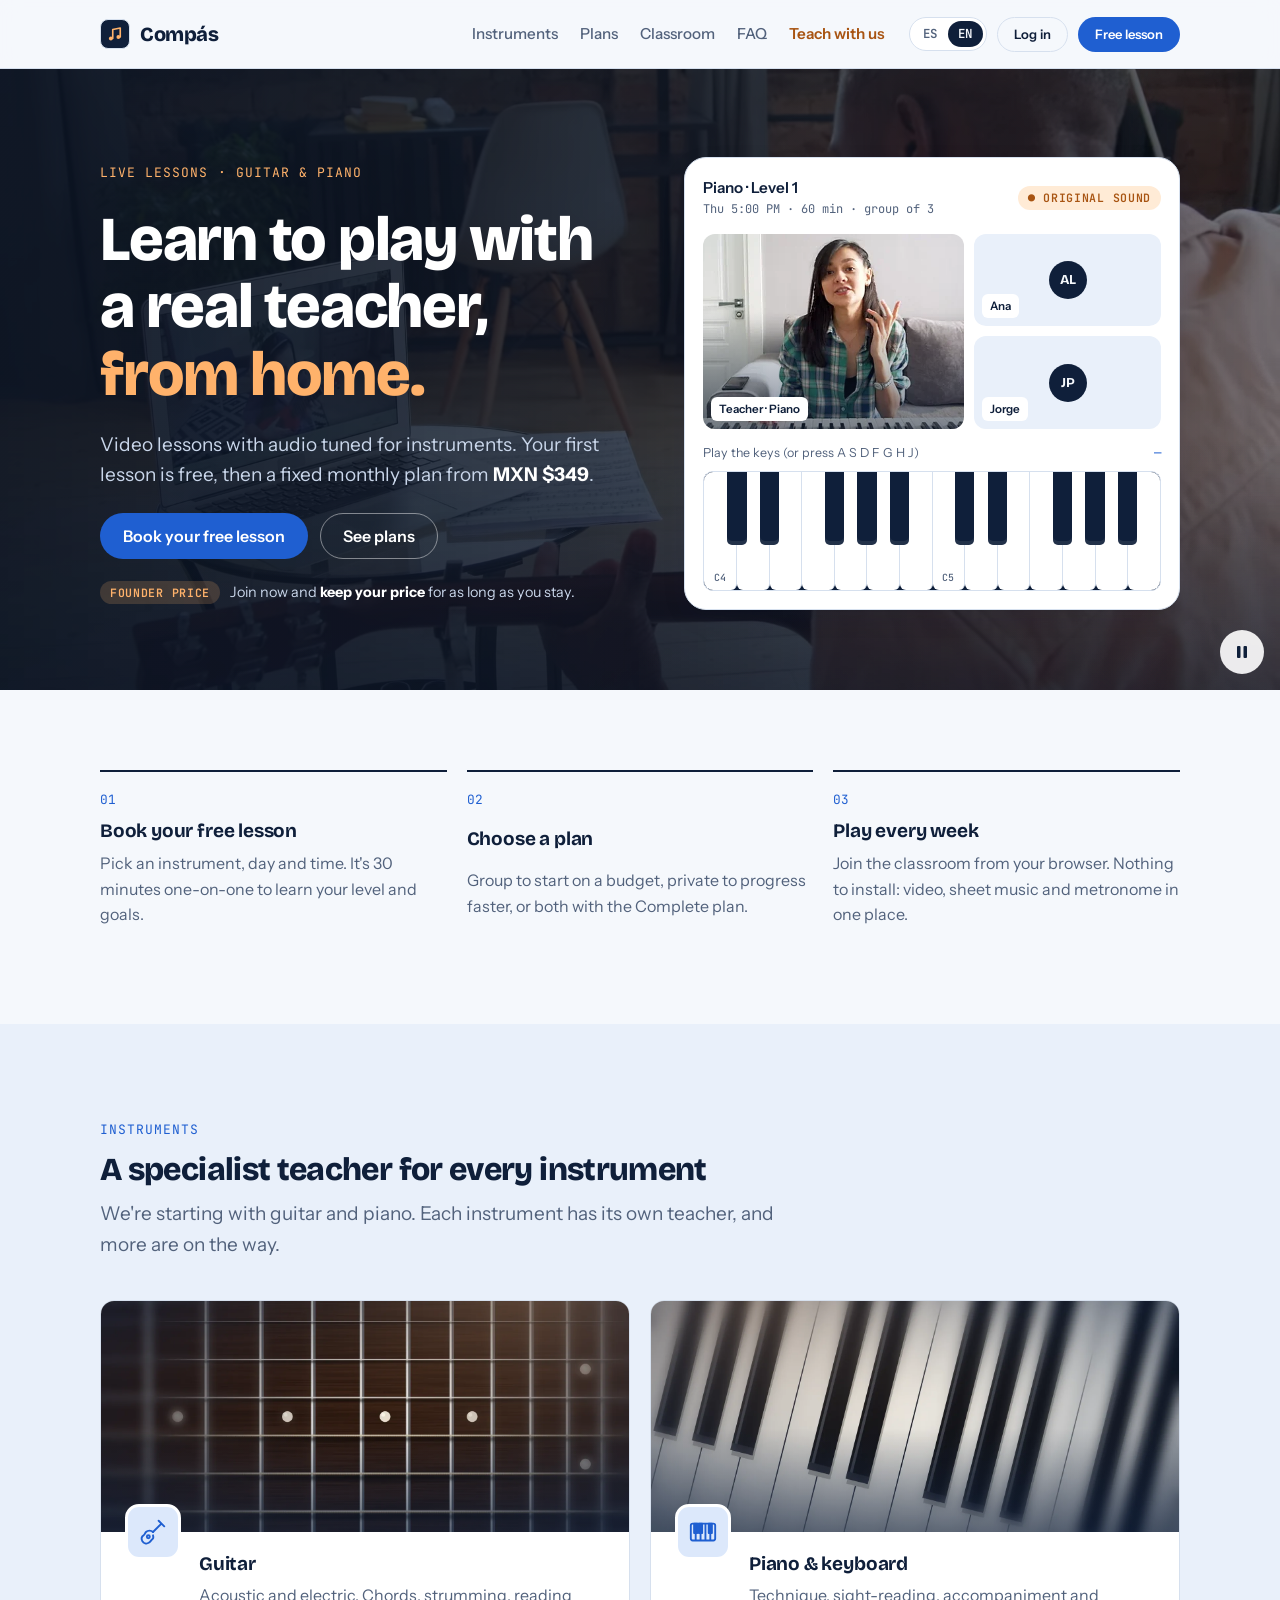
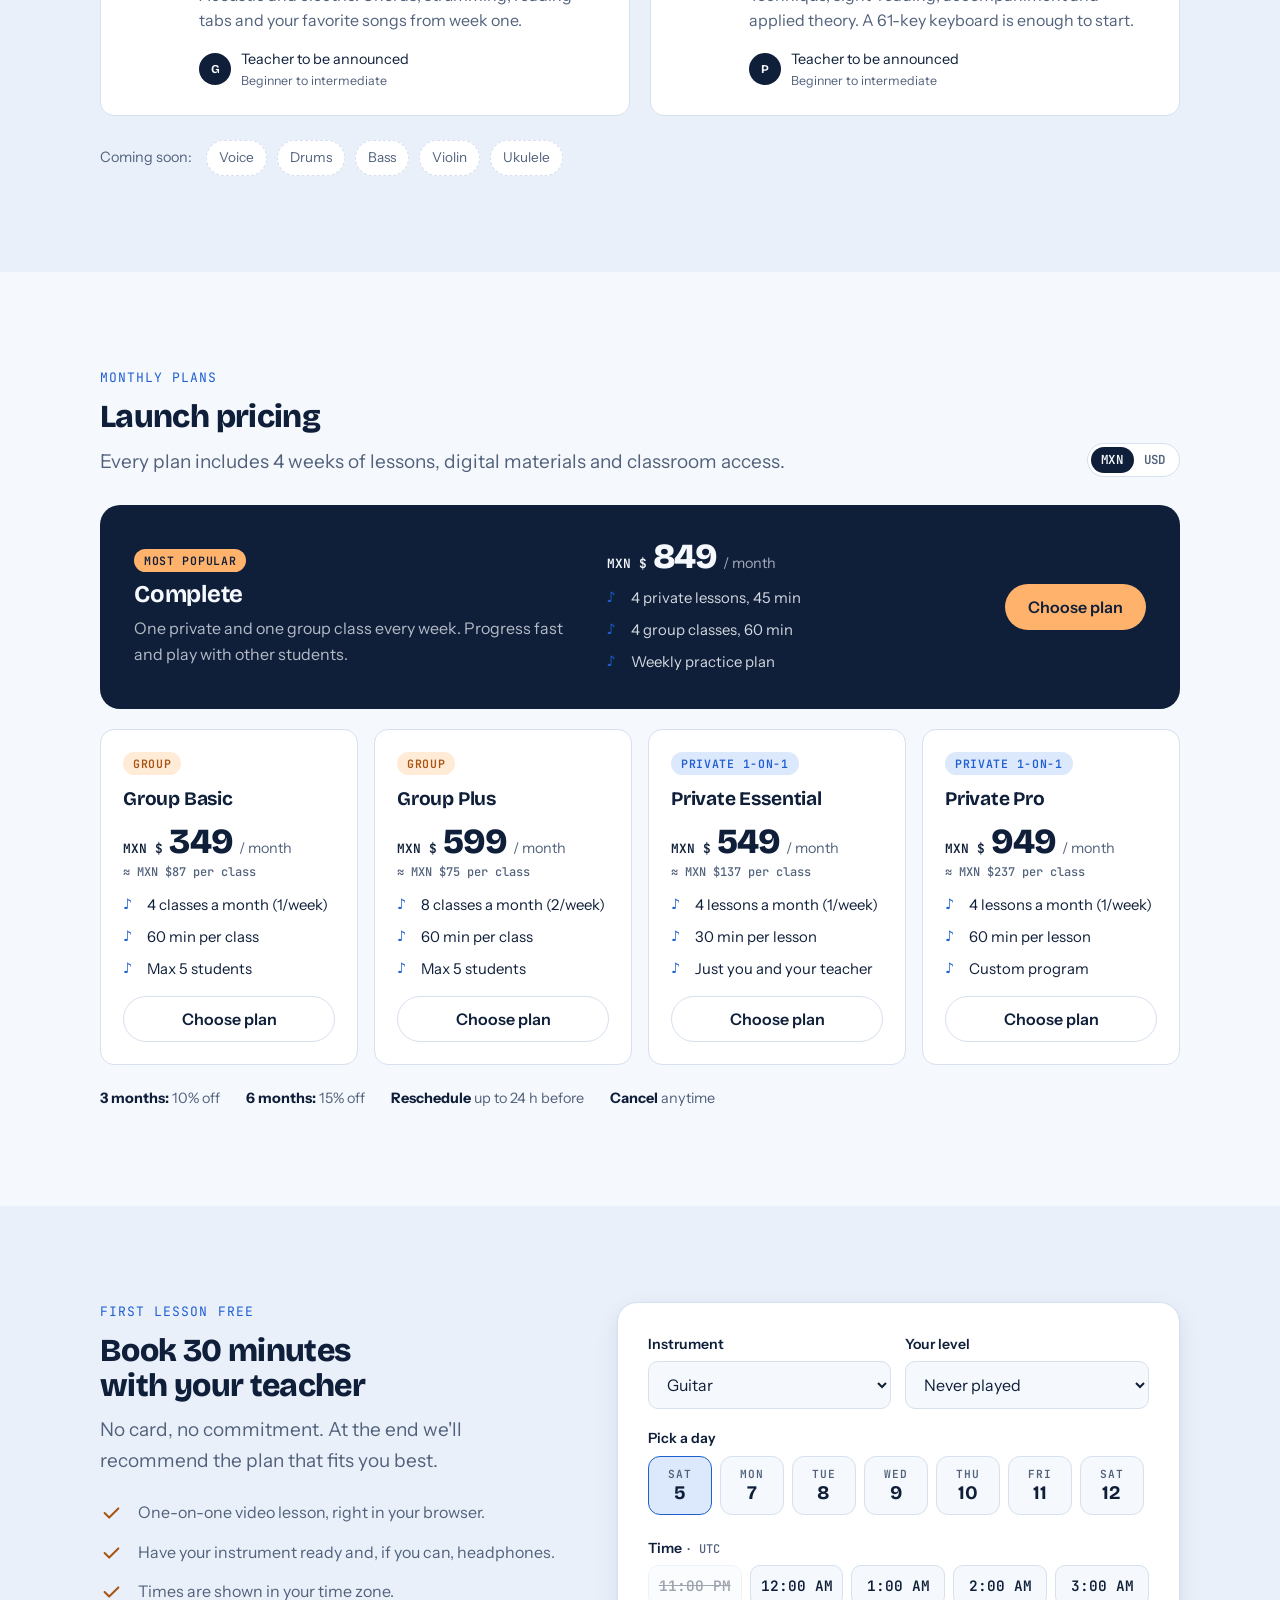
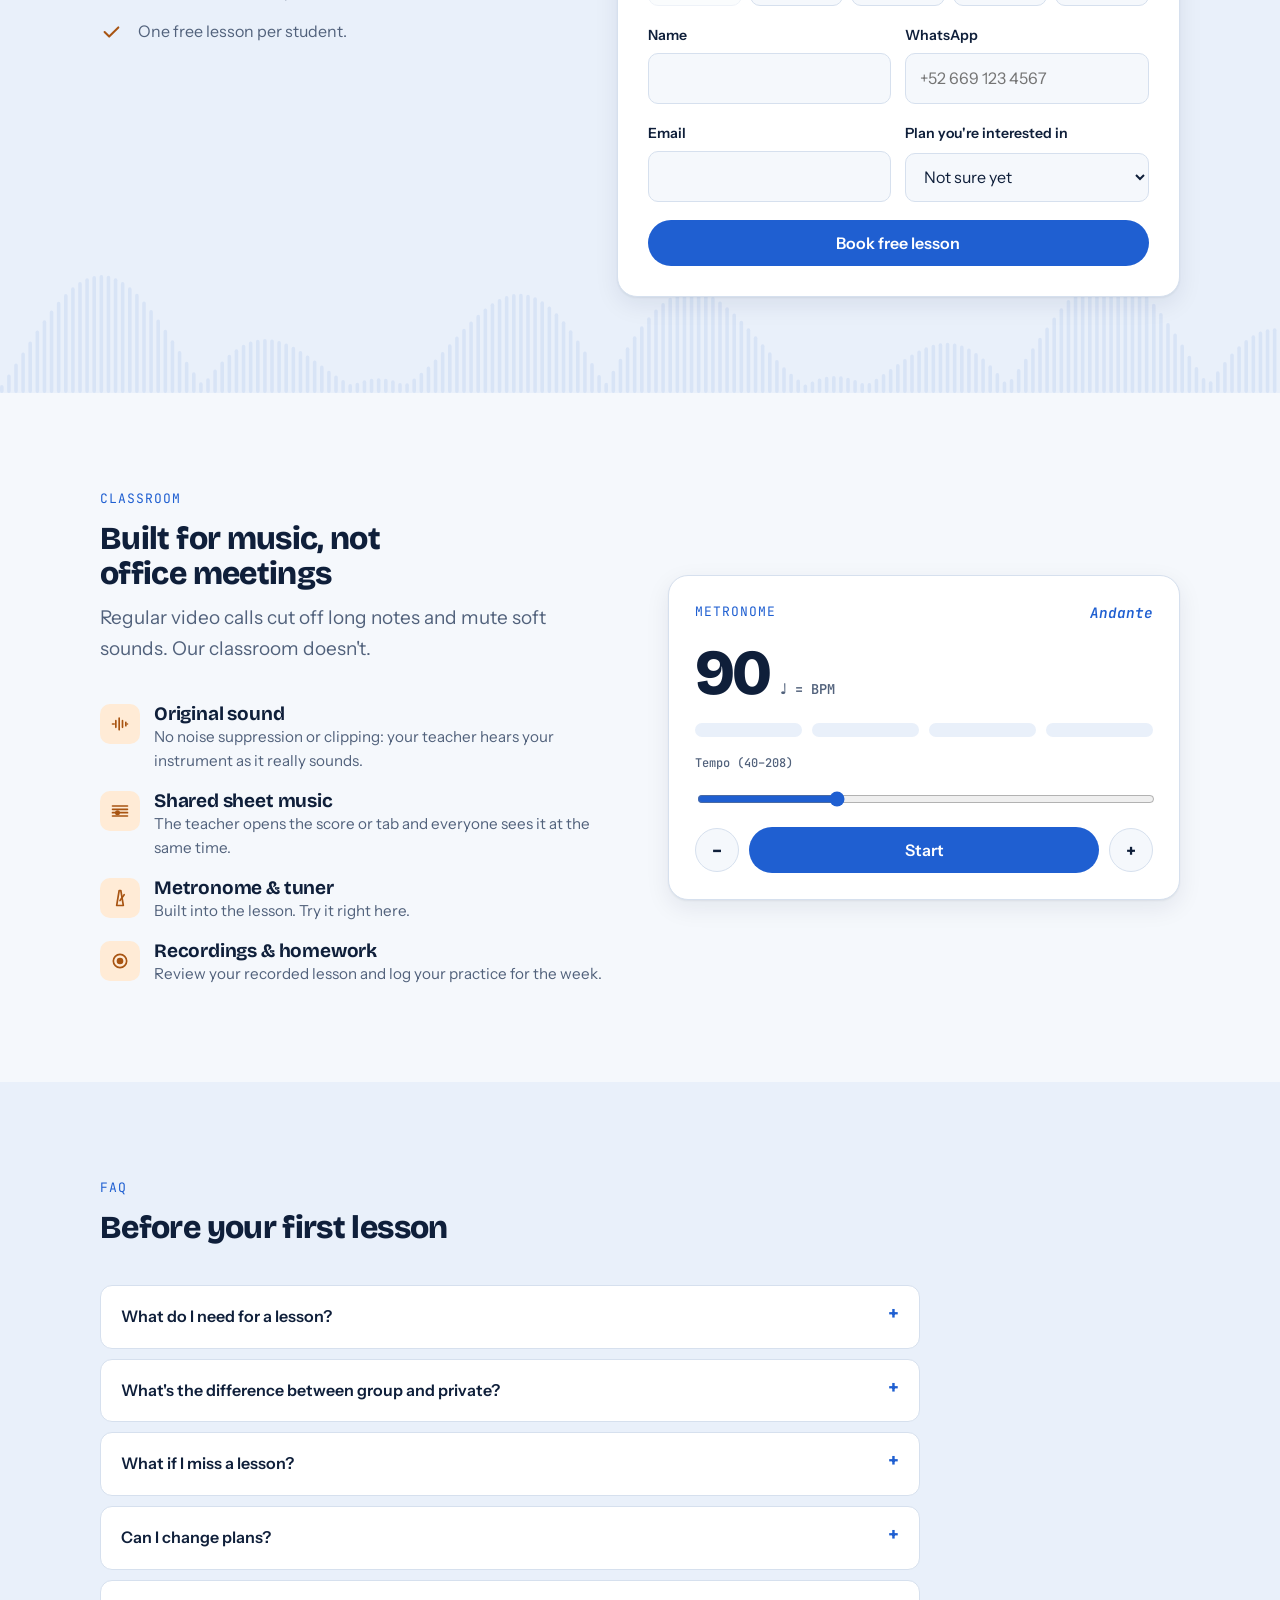
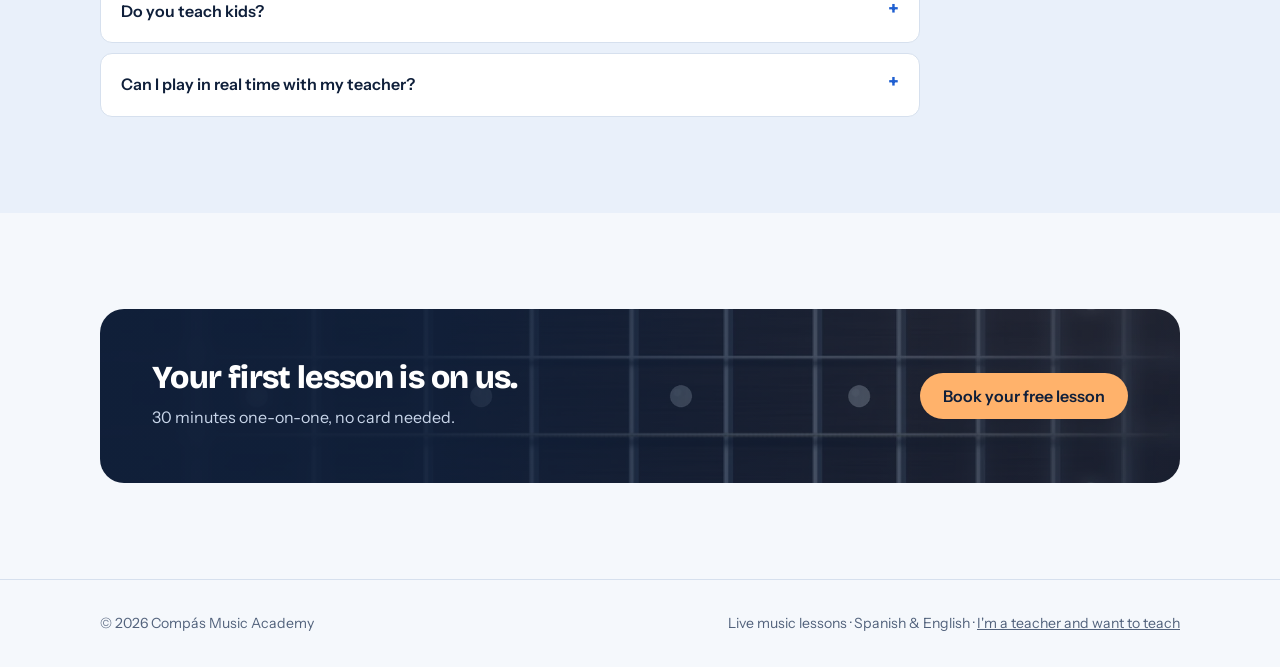
<file: index.html>
<!doctype html>
<html lang="es">
<head>
<meta charset="utf-8">
<meta name="viewport" content="width=device-width, initial-scale=1, viewport-fit=cover">
<title>Compás Music Academy</title>
<meta name="description" content="Clases de guitarra y piano en vivo por videollamada. Tu primera clase es gratis. Live online guitar and piano lessons — first lesson free.">
<link rel="preconnect" href="https://fonts.googleapis.com">
<link rel="preconnect" href="https://fonts.gstatic.com" crossorigin>
<link rel="stylesheet" href="https://fonts.googleapis.com/css2?family=Bricolage+Grotesque:opsz,wght@12..96,500;12..96,700;12..96,800&family=Instrument+Sans:wght@400;500;600&family=JetBrains+Mono:wght@500&display=swap">
<style>
/* Layout: bright studio — navy ink on cool white, blue for action, light orange for highlights; hero = playable keyboard, plans = one featured band + 4-up grid */
:root {
  --bg: #F5F8FC;
  --surface: #FFFFFF;
  --surface-2: #E9F0FA;
  --ink: #0F1F3A;
  --ink-soft: #52627C;
  --line: #D6E0EE;
  --accent: #1F5FD1;
  --accent-ink: #FFFFFF;
  --accent-soft: #DCE8FB;
  --teal: #A85412;
  --teal-soft: #FFEBD6;
  --orange: #FFB26B;
  --orange-ink: #0F1F3A;
  --key-white: #FFFFFF;
  --key-black: #0F1F3A;
  --key-pressed: #FFB26B;
  --shadow: 0 1px 2px rgba(15,31,58,.06), 0 8px 24px rgba(15,31,58,.08);

  --f-display: "Bricolage Grotesque", "Avenir Next", "Segoe UI", system-ui, sans-serif;
  --f-body: "Instrument Sans", "Helvetica Neue", "Segoe UI", system-ui, sans-serif;
  --f-mono: "JetBrains Mono", ui-monospace, "SFMono-Regular", Menlo, monospace;

  --step--1: .8125rem;
  --step-0: 1rem;
  --step-1: 1.1875rem;
  --step-2: 1.5rem;
  --step-3: 2rem;
  --step-4: clamp(2.4rem, 5.2vw, 3.9rem);
  --radius: 14px;
}
@media (prefers-color-scheme: dark) {
  :root:not([data-theme="light"]) {
    --bg: #0B1424; --surface: #121E33; --surface-2: #19283F; --ink: #EAF1FB; --ink-soft: #9FB2CC;
    --line: #243653; --accent: #6EA8FF; --accent-ink: #0B1424; --accent-soft: #1A2E50;
    --teal: #FFB26B; --teal-soft: #3A2A1A; --orange: #FFB26B; --orange-ink: #0F1F3A; --key-white: #E6EEF9; --key-black: #050A14; --key-pressed: #FFB26B;
    --shadow: 0 1px 2px rgba(0,0,0,.3), 0 10px 30px rgba(0,0,0,.35);
    color-scheme: dark;
  }
}
:root[data-theme="dark"] {
  --bg: #0B1424; --surface: #121E33; --surface-2: #19283F; --ink: #EAF1FB; --ink-soft: #9FB2CC;
    --line: #243653; --accent: #6EA8FF; --accent-ink: #0B1424; --accent-soft: #1A2E50;
    --teal: #FFB26B; --teal-soft: #3A2A1A; --orange: #FFB26B; --orange-ink: #0F1F3A; --key-white: #E6EEF9; --key-black: #050A14; --key-pressed: #FFB26B;
    --shadow: 0 1px 2px rgba(0,0,0,.3), 0 10px 30px rgba(0,0,0,.35);
  color-scheme: dark;
}

* { box-sizing: border-box; }
html { scroll-behavior: smooth; }
@media (prefers-reduced-motion: reduce) { html { scroll-behavior: auto; } * { transition: none !important; animation: none !important; } }
body {
  margin: 0; background: var(--bg); color: var(--ink);
  font-family: var(--f-body); font-size: var(--step-0); line-height: 1.6;
  -webkit-font-smoothing: antialiased;
}
img { max-width: 100%; }
[hidden] { display: none !important; }
a { color: inherit; }
h1, h2, h3 { font-family: var(--f-display); line-height: 1.08; margin: 0; text-wrap: balance; letter-spacing: -0.02em; }
h2 { font-size: var(--step-3); font-weight: 800; }
h3 { font-size: var(--step-1); font-weight: 700; letter-spacing: -0.01em; }
p { margin: 0; }
:focus-visible { outline: 3px solid var(--accent); outline-offset: 2px; border-radius: 6px; }

.wrap { max-width: 1120px; margin: 0 auto; padding-inline: 20px; }
section { padding-block: clamp(56px, 8vw, 96px); }
.eyebrow { font-family: var(--f-mono); font-size: var(--step--1); letter-spacing: .08em; text-transform: uppercase; color: var(--accent); }
.lede { color: var(--ink-soft); font-size: var(--step-1); max-width: 60ch; }
.section-head { display: grid; gap: 12px; margin-bottom: 40px; max-width: 720px; }

/* Buttons */
.btn { display: inline-flex; align-items: center; justify-content: center; gap: 8px; font: 600 var(--step-0)/1 var(--f-body);
  padding: 14px 22px; border-radius: 999px; border: 1.5px solid transparent; cursor: pointer; text-decoration: none; transition: transform .15s ease, background .15s ease; }
.btn:hover { transform: translateY(-1px); }
.btn-primary { background: var(--accent); color: var(--accent-ink); }
.btn-ghost { background: transparent; color: var(--ink); border-color: var(--line); }
.btn-ghost:hover { border-color: var(--ink-soft); }
.btn-sm { padding: 10px 16px; font-size: var(--step--1); }

/* Header */
header.site { position: sticky; top: env(safe-area-inset-top, 0px); z-index: 20; background: color-mix(in srgb, var(--bg) 88%, transparent); backdrop-filter: blur(10px); border-bottom: 1px solid var(--line); }
.nav { display: flex; align-items: center; gap: 24px; height: 68px; }
.logo { display: flex; align-items: center; gap: 10px; font-family: var(--f-display); font-weight: 800; font-size: 1.25rem; text-decoration: none; letter-spacing: -0.02em; }
.logo-mark { width: 30px; height: 30px; border-radius: 8px; background: #0F1F3A; border: 1px solid var(--line); display: grid; place-items: center; }
.logo-mark svg { width: 18px; height: 18px; }
.nav-links { display: flex; gap: 22px; margin-left: auto; }
.nav-links a { text-decoration: none; color: var(--ink-soft); font-weight: 500; font-size: .95rem; }
.nav-links a:hover { color: var(--ink); }
.nav-links a.nav-teach { color: var(--teal); font-weight: 600; }
.nav-actions { display: flex; align-items: center; gap: 10px; }
.seg { display: inline-flex; border: 1px solid var(--line); border-radius: 999px; padding: 3px; background: var(--surface); }
.seg button { font: 600 .78rem/1 var(--f-mono); letter-spacing: .04em; padding: 7px 10px; border: 0; border-radius: 999px; background: transparent; color: var(--ink-soft); cursor: pointer; }
.seg button[aria-pressed="true"] { background: var(--ink); color: var(--bg); }
@media (max-width: 820px) { .nav-links { display: none; } .nav-actions { margin-left: auto; } }
@media (max-width: 420px) { .nav-cta { display: none; } }

/* Hero */
.hero { position: relative; overflow: hidden; isolation: isolate;
  background:
    radial-gradient(60% 70% at 88% 8%, color-mix(in srgb, var(--orange) 30%, transparent), transparent 70%),
    radial-gradient(50% 60% at 4% 96%, color-mix(in srgb, var(--accent) 16%, transparent), transparent 70%); }
.hero-staff { position: absolute; inset: auto 0 0 0; width: 100%; height: 78%; z-index: -1; pointer-events: none; }
.hero-staff path { fill: none; stroke: var(--accent); stroke-width: 1.2; opacity: .16; }
.hero-staff .nh { fill: var(--accent); opacity: .2; }
.hero-staff .nh.o { fill: var(--orange); opacity: .55; }
.hero { padding-block: clamp(40px, 7vw, 88px) clamp(48px, 7vw, 80px); }
.hero-grid { display: grid; grid-template-columns: 1.05fr 1fr; gap: clamp(32px, 5vw, 64px); align-items: center; }
.hero-copy { display: grid; gap: 22px; min-width: 0; }
.hero h1 { font-size: var(--step-4); font-weight: 800; }
.hero h1 em { font-style: normal; color: var(--accent); }
.hero-ctas { display: flex; flex-wrap: wrap; gap: 12px; }
.launch { display: inline-flex; align-items: center; gap: 10px; font-size: .9rem; color: var(--ink-soft); }
.launch b { color: var(--ink); }
.pill { display: inline-flex; align-items: center; gap: 6px; font: 600 .72rem/1 var(--f-mono); letter-spacing: .06em; text-transform: uppercase; padding: 6px 10px; border-radius: 999px; background: var(--accent-soft); color: var(--accent); white-space: nowrap; }
.pill.teal { background: var(--teal-soft); color: var(--teal); }

.studio { background: var(--surface); border: 1px solid var(--line); border-radius: 22px; box-shadow: var(--shadow); padding: 18px; display: grid; gap: 14px; min-width: 0; }
.studio-top { display: flex; justify-content: space-between; align-items: center; gap: 10px; flex-wrap: wrap; }
.studio-title { font-weight: 600; font-size: .95rem; }
.studio-sub { font-family: var(--f-mono); font-size: .75rem; color: var(--ink-soft); }
.tiles { display: grid; grid-template-columns: 1.4fr 1fr; gap: 10px; }
.tile { aspect-ratio: 4/3; max-width: 100%; border-radius: 12px; background: var(--surface-2); position: relative; display: grid; place-items: center; overflow: hidden; }
.tile .avatar { width: 54px; height: 54px; border-radius: 50%; background: var(--ink); color: var(--bg); display: grid; place-items: center; font: 700 1.1rem var(--f-display); }
.tile .name { position: absolute; left: 8px; bottom: 8px; font-size: .72rem; font-weight: 600; background: var(--surface); padding: 3px 8px; border-radius: 6px; }
.tile .meter { position: absolute; right: 8px; bottom: 10px; display: flex; gap: 2px; align-items: flex-end; height: 16px; }
.tile .meter i { width: 3px; background: var(--teal); border-radius: 2px; animation: lvl 1.1s ease-in-out infinite; }
.tile .meter i:nth-child(2) { animation-delay: .2s; } .tile .meter i:nth-child(3) { animation-delay: .4s; } .tile .meter i:nth-child(4) { animation-delay: .1s; }
@keyframes lvl { 0%,100% { height: 30%; } 50% { height: 100%; } }
.tiles-side { display: grid; gap: 10px; }
.tiles-side .tile { aspect-ratio: auto; min-height: 0; }
.tile.cam { background: var(--ink) url("images/maestra.webp") 55% 35%/cover no-repeat; }
.tile.cam .avatar { display: none; }
.tile.cam::after { content: ""; position: absolute; inset: 0; background: linear-gradient(180deg, transparent 40%, rgba(15,31,58,.55)); }
.tile.cam .avatar { position: relative; z-index: 1; background: rgba(15,31,58,.7); color: #fff; border: 2px solid rgba(255,255,255,.7); backdrop-filter: blur(4px); }
.tile.cam .name, .tile.cam .meter { z-index: 2; }
.tiles-side .tile .avatar { width: 38px; height: 38px; font-size: .85rem; }

.keyboard-wrap { display: grid; gap: 8px; }
.keyboard-label { display: flex; justify-content: space-between; font-size: .78rem; color: var(--ink-soft); gap: 8px; flex-wrap: wrap; }
.keyboard-label .now { font-family: var(--f-mono); color: var(--accent); min-width: 5ch; text-align: right; }
.keyboard { position: relative; height: 120px; display: flex; border-radius: 10px; overflow: hidden; border: 1px solid var(--line); background: var(--key-black); user-select: none; touch-action: manipulation; }
.wk { flex: 1; background: var(--key-white); border-right: 1px solid var(--line); border-radius: 0 0 6px 6px; cursor: pointer; position: relative; display: flex; align-items: flex-end; justify-content: center; padding-bottom: 6px; font: 500 .62rem var(--f-mono); color: var(--ink-soft); transition: background .08s; }
.wk:last-child { border-right: 0; }
.bk { position: absolute; top: 0; height: 62%; background: var(--key-black); border-radius: 0 0 5px 5px; cursor: pointer; z-index: 2; transition: background .08s; box-shadow: inset 0 -4px 0 rgba(255,255,255,.08); }
.wk.on, .bk.on { background: var(--key-pressed); }
.studio-foot { display: flex; gap: 8px; flex-wrap: wrap; }

@media (max-width: 880px) { .hero-grid { grid-template-columns: 1fr; } }

/* Hero with background video (CONFIG.heroVideoBg) */
.hero-bg, .hero-shade { display: none; }
body.hero-video .hero { background: #0F1F3A; }
body.hero-video .hero-bg { display: block; position: absolute; inset: 0; width: 100%; height: 100%; object-fit: cover; object-position: 60% 40%; z-index: -2; }
body.hero-video .hero-shade { display: block; position: absolute; inset: 0; z-index: -1;
  background: linear-gradient(90deg, rgba(11,20,36,.92) 0%, rgba(11,20,36,.78) 45%, rgba(11,20,36,.45) 100%), linear-gradient(0deg, rgba(11,20,36,.55), transparent 40%); }
body.hero-video .hero-staff { display: none; }
body.hero-video .hero h1 { color: #FFFFFF; }
body.hero-video .hero h1 em { color: #FFB26B; }
body.hero-video .hero .eyebrow { color: #FFB26B; }
body.hero-video .hero .lede { color: #C9D6EA; }
body.hero-video .hero .lede b { color: #FFFFFF; }
body.hero-video .hero .btn-ghost { color: #FFFFFF; border-color: rgba(255,255,255,.45); }
body.hero-video .hero .btn-ghost:hover { border-color: #FFFFFF; }
body.hero-video .hero .launch { color: #C9D6EA; }
body.hero-video .hero .launch b { color: #FFFFFF; }
body.hero-video .hero-copy .pill.teal { background: rgba(255,178,107,.18); color: #FFB26B; }
body.hero-video .video-band { display: none; }
body.hero-video .video-band + section { padding-top: clamp(48px, 7vw, 80px) !important; }
.hero-toggle { right: 20px; bottom: 20px; }
@media (max-width: 880px) { body.hero-video .hero-shade { background: linear-gradient(180deg, rgba(11,20,36,.88) 0%, rgba(11,20,36,.7) 60%, rgba(11,20,36,.85) 100%); } }

/* Video band */
.video-band { padding-block: 0 clamp(40px, 6vw, 72px); }
.video-frame { position: relative; aspect-ratio: 2 / 1; max-width: 100%; border-radius: 22px; overflow: hidden; background: #0F1F3A url("images/guitar.webp") center/cover no-repeat; box-shadow: var(--shadow); }
.video-frame video { position: absolute; inset: 0; width: 100%; height: 100%; object-fit: cover; object-position: 60% 40%; }
.video-frame::after { content: ""; position: absolute; inset: 0; background: linear-gradient(90deg, rgba(15,31,58,.75) 0%, rgba(15,31,58,.15) 60%); pointer-events: none; }
.video-caption { position: absolute; left: clamp(20px, 4vw, 44px); bottom: clamp(20px, 4vw, 40px); z-index: 1; color: #fff; display: grid; gap: 8px; max-width: 30ch; }
.video-caption b { font: 800 clamp(1.4rem, 3vw, 2.2rem)/1.1 var(--f-display); letter-spacing: -0.02em; text-wrap: balance; }
.video-caption span { color: #C9D6EA; font-size: .95rem; }
.video-toggle { position: absolute; right: 16px; bottom: 16px; z-index: 2; width: 44px; height: 44px; border-radius: 50%; border: 0; background: rgba(255,255,255,.9); color: #0F1F3A; cursor: pointer; display: grid; place-items: center; }
.video-placeholder { position: absolute; top: 16px; right: 16px; z-index: 2; font: 600 .72rem var(--f-mono); letter-spacing: .06em; text-transform: uppercase; color: #fff; background: rgba(15,31,58,.7); border: 1px dashed rgba(255,255,255,.5); padding: 8px 12px; border-radius: 999px; }
@media (max-width: 640px) { .video-frame { aspect-ratio: 4 / 3; } .video-caption b { font-size: 1.25rem; } .video-caption span { display: none; } }

/* Steps */
.steps { display: grid; grid-template-columns: repeat(3, 1fr); gap: 20px; counter-reset: step; }
.step { display: grid; gap: 10px; padding-top: 18px; border-top: 2px solid var(--ink); min-width: 0; }
.step .n { font-family: var(--f-mono); font-size: .8rem; color: var(--accent); }
.step p { color: var(--ink-soft); }
@media (max-width: 760px) { .steps { grid-template-columns: 1fr; } }

/* Instruments */
.band { background: var(--surface-2); }
.inst-grid { display: grid; grid-template-columns: repeat(2, 1fr); gap: 20px; }
.inst { background: var(--surface); border: 1px solid var(--line); border-radius: var(--radius); overflow: hidden; display: grid; min-width: 0; }
.inst-media { position: relative; aspect-ratio: 16 / 7; max-width: 100%; background: var(--ink); overflow: hidden; }
.inst-media img { width: 100%; height: 100%; object-fit: cover; display: block; transition: transform .6s ease; }
.inst:hover .inst-media img { transform: scale(1.04); }
.inst-media::after { content: ""; position: absolute; inset: 0; background: linear-gradient(180deg, transparent 55%, rgba(15,31,58,.45)); }
.inst-inner { padding: 22px 24px 24px; display: grid; grid-template-columns: auto 1fr; gap: 18px; align-items: start; }
.inst-icon { width: 56px; height: 56px; border-radius: 14px; margin-top: -50px; position: relative; z-index: 1; border: 3px solid var(--surface); background: var(--accent-soft); display: grid; place-items: center; color: var(--accent); }
.inst-icon svg { width: 30px; height: 30px; }
.inst-body { display: grid; gap: 8px; min-width: 0; }
.inst-body p { color: var(--ink-soft); }
.teacher { display: flex; align-items: center; gap: 10px; margin-top: 6px; font-size: .9rem; }
.teacher .dot { width: 32px; height: 32px; border-radius: 50%; background: var(--ink); color: var(--bg); display: grid; place-items: center; font: 700 .75rem var(--f-display); flex: none; }
.teacher small { display: block; color: var(--ink-soft); font-size: .78rem; }
.soon { margin-top: 24px; display: flex; flex-wrap: wrap; gap: 10px; align-items: center; }
.soon span.lbl { color: var(--ink-soft); font-size: .9rem; margin-right: 4px; }
.chip { border: 1px dashed var(--line); padding: 6px 12px; border-radius: 999px; font-size: .85rem; color: var(--ink-soft); background: var(--surface); }
@media (max-width: 760px) { .inst-grid { grid-template-columns: 1fr; } }

/* Plans */
.plans-top { display: flex; justify-content: space-between; align-items: end; gap: 20px; flex-wrap: wrap; margin-bottom: 28px; }
.plans-top .section-head { margin-bottom: 0; }
.featured { background: var(--ink); color: var(--bg); border-radius: 20px; padding: clamp(22px, 3vw, 34px); display: grid; grid-template-columns: 1.2fr 1fr auto; gap: 28px; align-items: center; margin-bottom: 20px; }
.featured .pill { background: var(--orange); color: var(--orange-ink); }
.featured .btn-primary { background: var(--orange); color: var(--orange-ink); }
.featured h3 { font-size: var(--step-2); margin-top: 10px; }
.featured .desc { color: color-mix(in srgb, var(--bg) 72%, var(--ink)); margin-top: 8px; max-width: 42ch; }
.featured ul { color: color-mix(in srgb, var(--bg) 85%, var(--ink)); }
.featured ul li::before { color: var(--orange); }
.featured .price .per { color: color-mix(in srgb, var(--bg) 65%, var(--ink)); }
.featured .btn-primary { white-space: nowrap; }
@media (max-width: 900px) { .featured { grid-template-columns: 1fr; } }

.plan-grid { display: grid; grid-template-columns: repeat(4, 1fr); gap: 16px; }
@media (max-width: 1000px) { .plan-grid { grid-template-columns: repeat(2, 1fr); } }
@media (max-width: 560px) { .plan-grid { grid-template-columns: 1fr; } }
.plan { background: var(--surface); border: 1px solid var(--line); border-radius: var(--radius); padding: 22px; display: grid; grid-template-rows: auto auto auto 1fr auto; gap: 14px; min-width: 0; }
.plan h3 { font-size: 1.2rem; }
.price { display: flex; align-items: baseline; gap: 6px; flex-wrap: wrap; font-variant-numeric: tabular-nums; }
.price .amt { font: 800 2.2rem/1 var(--f-display); letter-spacing: -0.03em; }
.price .cur { font: 600 .8rem var(--f-mono); }
.price .per { color: var(--ink-soft); font-size: .9rem; }
.perclass { font: 500 .75rem var(--f-mono); color: var(--ink-soft); }
.plan ul, .featured ul { list-style: none; margin: 0; padding: 0; display: grid; gap: 8px; font-size: .93rem; }
.plan ul li, .featured ul li { display: grid; grid-template-columns: 16px 1fr; gap: 8px; }
.plan ul li::before, .featured ul li::before { content: "♪"; color: var(--accent); font-size: .9rem; line-height: 1.5; }
.plan .btn { width: 100%; }
.plans-note { margin-top: 22px; display: flex; flex-wrap: wrap; gap: 10px 26px; color: var(--ink-soft); font-size: .9rem; }
.plans-note b { color: var(--ink); }

/* Trial booking */
#prueba { position: relative; overflow: hidden; isolation: isolate; }
.wave-bg { position: absolute; left: 0; right: 0; bottom: 0; height: 140px; width: 100%; z-index: -1; pointer-events: none; }
.wave-bg rect { fill: var(--accent); opacity: .08; }
.trial-grid { display: grid; grid-template-columns: .9fr 1.1fr; gap: clamp(28px, 5vw, 56px); align-items: start; }
@media (max-width: 900px) { .trial-grid { grid-template-columns: 1fr; } }
.trial-points { display: grid; gap: 14px; margin-top: 24px; }
.trial-points div { display: grid; grid-template-columns: 28px 1fr; gap: 10px; color: var(--ink-soft); }
.trial-points svg { width: 22px; height: 22px; color: var(--teal); margin-top: 2px; }
form.card { background: var(--surface); border: 1px solid var(--line); border-radius: 20px; padding: clamp(20px, 3vw, 30px); box-shadow: var(--shadow); display: grid; gap: 18px; min-width: 0; }
.row2 { display: grid; grid-template-columns: 1fr 1fr; gap: 14px; }
@media (max-width: 520px) { .row2 { grid-template-columns: 1fr; } }
.field { display: grid; gap: 6px; min-width: 0; }
.field label, .field .lbl { font-weight: 600; font-size: .88rem; }
.field input, .field select { font: inherit; padding: 12px 14px; border-radius: 10px; border: 1.5px solid var(--line); background: var(--bg); color: var(--ink); width: 100%; }
.field input:focus, .field select:focus { outline: none; border-color: var(--accent); }
.field .err { color: #C0392B; font-size: .8rem; }
.tz { font: 500 .75rem var(--f-mono); color: var(--ink-soft); }
.days { display: flex; gap: 8px; overflow-x: auto; padding-bottom: 4px; }
.day { flex: none; min-width: 64px; padding: 10px 8px; border-radius: 12px; border: 1.5px solid var(--line); background: var(--bg); color: var(--ink); cursor: pointer; text-align: center; font: inherit; }
.day .dw { display: block; font: 600 .7rem var(--f-mono); text-transform: uppercase; letter-spacing: .06em; color: var(--ink-soft); }
.day .dn { display: block; font: 700 1.2rem var(--f-display); }
.day[aria-pressed="true"] { border-color: var(--accent); background: var(--accent-soft); }
.slots { display: grid; grid-template-columns: repeat(auto-fill, minmax(84px, 1fr)); gap: 8px; }
.slot { padding: 10px 6px; border-radius: 10px; border: 1.5px solid var(--line); background: var(--bg); color: var(--ink); font: 600 .9rem var(--f-mono); cursor: pointer; }
.slot[aria-pressed="true"] { background: var(--ink); color: var(--bg); border-color: var(--ink); }
.slot:disabled { opacity: .4; cursor: not-allowed; text-decoration: line-through; }
.confirm { display: grid; gap: 14px; text-align: left; }
.confirm .big { font: 800 var(--step-2)/1.15 var(--f-display); }
.confirm .summary { background: var(--surface-2); border-radius: 12px; padding: 14px 16px; display: grid; gap: 4px; font-size: .95rem; }
.demo-note { font-size: .8rem; color: var(--ink-soft); border-left: 3px solid var(--accent); padding-left: 10px; }

/* Classroom */
.aula-grid { display: grid; grid-template-columns: 1fr 1fr; gap: clamp(28px, 5vw, 56px); align-items: center; }
@media (max-width: 900px) { .aula-grid { grid-template-columns: 1fr; } }
.features { display: grid; gap: 18px; }
.feature { display: grid; grid-template-columns: 40px 1fr; gap: 14px; }
.feature .ic { width: 40px; height: 40px; border-radius: 10px; background: var(--teal-soft); color: var(--teal); display: grid; place-items: center; }
.feature .ic svg { width: 20px; height: 20px; }
.feature p { color: var(--ink-soft); font-size: .95rem; }
.metro { background: var(--surface); border: 1px solid var(--line); border-radius: 20px; padding: 26px; display: grid; gap: 18px; box-shadow: var(--shadow); }
.metro-head { display: flex; justify-content: space-between; align-items: center; gap: 10px; flex-wrap: wrap; }
.bpm { display: flex; align-items: baseline; gap: 10px; font-variant-numeric: tabular-nums; }
.bpm .val { font: 800 4rem/1 var(--f-display); letter-spacing: -0.04em; }
.bpm .unit { font: 600 .85rem var(--f-mono); color: var(--ink-soft); }
.tempo-name { font: 600 .9rem var(--f-mono); color: var(--accent); font-style: italic; }
.beats { display: grid; grid-template-columns: repeat(4, 1fr); gap: 10px; }
.beat { height: 14px; border-radius: 999px; background: var(--surface-2); transition: background .06s; }
.beat.on { background: var(--orange); }
.beat.on.accent { background: var(--accent); }
input[type="range"] { width: 100%; accent-color: var(--accent); }
.metro-ctrl { display: flex; gap: 10px; align-items: center; }
.metro-ctrl .step-btn { width: 44px; height: 44px; border-radius: 50%; border: 1.5px solid var(--line); background: var(--bg); color: var(--ink); font: 700 1.2rem var(--f-display); cursor: pointer; flex: none; }
.metro-ctrl .btn { flex: 1; }

/* FAQ */
.faq { display: grid; gap: 10px; max-width: 820px; }
details { background: var(--surface); border: 1px solid var(--line); border-radius: 12px; padding: 4px 20px; }
summary { cursor: pointer; font-weight: 600; padding: 14px 0; list-style: none; display: flex; justify-content: space-between; gap: 16px; }
summary::-webkit-details-marker { display: none; }
summary::after { content: "+"; font: 700 1.3rem/1 var(--f-display); color: var(--accent); }
details[open] summary::after { content: "–"; }
details p { color: var(--ink-soft); padding-bottom: 16px; max-width: 68ch; }

/* CTA + footer */
.cta-band { background: linear-gradient(95deg, rgba(15,31,58,.94) 30%, rgba(15,31,58,.55)), #0F1F3A url("images/guitar.webp") center/cover no-repeat; color: #FFFFFF; border-radius: 24px; padding: clamp(28px, 5vw, 52px); display: flex; justify-content: space-between; align-items: center; gap: 24px; flex-wrap: wrap; }
.cta-band h2 { max-width: 20ch; }
.cta-band .btn { background: #FFB26B; color: #0F1F3A; }
.cta-band p { color: #C9D6EA; margin-top: 10px; }
footer { border-top: 1px solid var(--line); padding-block: 32px; color: var(--ink-soft); font-size: .88rem; }
.foot { display: flex; justify-content: space-between; gap: 16px; flex-wrap: wrap; }
</style>
</head>
<body>

<header class="site">
  <div class="wrap nav">
    <a href="#top" class="logo" aria-label="Compás">
      <span class="logo-mark" aria-hidden="true">
        <svg viewBox="0 0 24 24" fill="none"><path d="M9 18V6l10-2v12" stroke="#FFB26B" stroke-width="2.2" stroke-linecap="round" stroke-linejoin="round"/><circle cx="6.5" cy="18" r="2.6" fill="#FFB26B"/><circle cx="16.5" cy="16" r="2.6" fill="#FFB26B"/></svg>
      </span>
      <span class="brand-name">Compás</span>
    </a>
    <nav class="nav-links" aria-label="Principal">
      <a href="#instrumentos" data-i18n="nav.instruments">Instrumentos</a>
      <a href="#planes" data-i18n="nav.plans">Planes</a>
      <a href="#aula" data-i18n="nav.classroom">Aula virtual</a>
      <a href="#faq" data-i18n="nav.faq">Preguntas</a>
      <a href="maestros.html" class="nav-teach" data-i18n="nav.teach">¿Eres maestro?</a>
    </nav>
    <div class="nav-actions">
      <div class="seg" role="group" aria-label="Idioma / Language">
        <button type="button" data-lang="es" aria-pressed="true">ES</button>
        <button type="button" data-lang="en" aria-pressed="false">EN</button>
      </div>
      <a href="entrar.html" class="btn btn-ghost btn-sm" data-i18n="nav.login">Entrar</a>
      <a href="#prueba" class="btn btn-primary btn-sm nav-cta" data-i18n="nav.cta">Clase gratis</a>
    </div>
  </div>
</header>

<main id="top">
  <!-- HERO -->
  <section class="hero">
    <video class="hero-bg" id="heroBgVideo" muted loop playsinline preload="none" poster="videos/estudiantes-poster.webp" aria-hidden="true" hidden>
      <source src="videos/estudiantes.webm" type="video/webm">
      <source src="videos/estudiantes.mp4" type="video/mp4">
    </video>
    <div class="hero-shade" aria-hidden="true"></div>
    <button class="video-toggle hero-toggle" id="heroBgToggle" type="button" aria-label="Pausar video" hidden></button>
    <svg class="hero-staff" viewBox="0 0 1440 520" preserveAspectRatio="none" aria-hidden="true">
      <g id="staff"></g>
    </svg>
    <div class="wrap hero-grid">
      <div class="hero-copy">
        <span class="eyebrow" data-i18n="hero.eyebrow">Clases en vivo · Guitarra y piano</span>
        <h1 data-i18n-html="hero.title">Aprende a tocar con un maestro real, <em>desde tu casa.</em></h1>
        <p class="lede" data-i18n-html="hero.lede">Clases por videollamada con sonido pensado para instrumentos. Tu primera clase es gratis y después pagas una mensualidad fija desde <b class="from-price">MXN $349</b>.</p>
        <div class="hero-ctas">
          <a href="#prueba" class="btn btn-primary" data-i18n="hero.cta1">Agenda tu clase gratis</a>
          <a href="#planes" class="btn btn-ghost" data-i18n="hero.cta2">Ver planes</a>
        </div>
        <div class="launch">
          <span class="pill teal" data-i18n="hero.pill">Precio fundador</span>
          <span data-i18n-html="hero.launch">Inscríbete ahora y <b>conserva tu precio</b> mientras sigas activo.</span>
        </div>
      </div>

      <div class="studio" aria-label="Vista previa del aula">
        <div class="studio-top">
          <div>
            <div class="studio-title" data-i18n="studio.title">Piano · Nivel 1</div>
            <div class="studio-sub" data-i18n="studio.sub">Jue 17:00 · 60 min · grupo de 3</div>
          </div>
          <span class="pill teal" data-i18n="studio.sound">● Sonido original</span>
        </div>
        <div class="tiles">
          <div class="tile cam"><div class="avatar">MR</div><span class="name" data-i18n="studio.teacher">Maestra · Piano</span><span class="meter" aria-hidden="true"><i></i><i></i><i></i><i></i></span></div>
          <div class="tiles-side">
            <div class="tile"><div class="avatar">AL</div><span class="name">Ana</span></div>
            <div class="tile"><div class="avatar">JP</div><span class="name">Jorge</span></div>
          </div>
        </div>
        <div class="keyboard-wrap">
          <div class="keyboard-label"><span data-i18n="studio.try">Toca el teclado (o usa A S D F G H J)</span><span class="now" id="noteNow" aria-live="polite">—</span></div>
          <div class="keyboard" id="keyboard" role="group" aria-label="Teclado de piano"></div>
        </div>
      </div>
    </div>
  </section>

  <!-- VIDEO: put your clip at videos/estudiantes.mp4 (see README) -->
  <section class="video-band" aria-label="Video">
    <div class="wrap">
      <div class="video-frame" id="videoFrame">
        <video id="heroVideo" muted loop playsinline preload="none" poster="videos/estudiantes-poster.webp" aria-hidden="true">
          <source src="videos/estudiantes.webm" type="video/webm">
          <source src="videos/estudiantes.mp4" type="video/mp4">
        </video>
        <div class="video-caption">
          <b data-i18n="video.title">Aprende desde tu casa, a tu ritmo.</b>
          <span data-i18n="video.sub">Clases en vivo con maestros reales, cada semana.</span>
        </div>
        <span class="video-placeholder" id="videoPlaceholder" hidden data-i18n="video.ph">Espacio para video</span>
        <button class="video-toggle" id="videoToggle" type="button" aria-label="Pausar video" hidden>
          <svg width="16" height="16" viewBox="0 0 16 16" fill="currentColor" aria-hidden="true"><rect x="3" y="2" width="3.5" height="12" rx="1"/><rect x="9.5" y="2" width="3.5" height="12" rx="1"/></svg>
        </button>
      </div>
    </div>
  </section>

  <!-- HOW IT WORKS -->
  <section style="padding-top:0">
    <div class="wrap">
      <div class="steps">
        <div class="step"><span class="n">01</span><h3 data-i18n="steps.1t">Agenda tu clase gratis</h3><p data-i18n="steps.1d">Elige instrumento, día y hora. Son 30 minutos 1 a 1 para conocer tu nivel y tus metas.</p></div>
        <div class="step"><span class="n">02</span><h3 data-i18n="steps.2t">Elige tu plan</h3><p data-i18n="steps.2d">Grupal para empezar barato, privado para avanzar más rápido, o ambos con el plan Completo.</p></div>
        <div class="step"><span class="n">03</span><h3 data-i18n="steps.3t">Toca cada semana</h3><p data-i18n="steps.3d">Entras al aula desde el navegador. Sin instalar nada: video, partituras y metrónomo en un solo lugar.</p></div>
      </div>
    </div>
  </section>

  <!-- INSTRUMENTS -->
  <section class="band" id="instrumentos">
    <div class="wrap">
      <div class="section-head">
        <span class="eyebrow" data-i18n="inst.eyebrow">Instrumentos</span>
        <h2 data-i18n="inst.title">Un maestro especialista para cada instrumento</h2>
        <p class="lede" data-i18n="inst.lede">Empezamos con guitarra y piano. Cada instrumento tiene su propio maestro, y vamos sumando más.</p>
      </div>
      <div class="inst-grid">
        <article class="inst">
          <div class="inst-media"><img src="images/guitar.webp" alt="Diapasón de guitarra" data-i18n-alt="img.guitar" loading="lazy" width="1600" height="900"></div>
          <div class="inst-inner">
          <div class="inst-icon" aria-hidden="true">
            <svg viewBox="0 0 32 32" fill="none" stroke="currentColor" stroke-width="2" stroke-linecap="round" stroke-linejoin="round"><path d="M22 4l6 6M25 7l-9 9"/><path d="M16 16c-2-2-5.5-2-7.5 0-1.2 1.2-1.2 2.8-2.5 3.5C4 20.8 3 22.5 4.5 25.5 6 28 9 29 11.5 27.5c1.8-1 2.3-2.7 3.5-3.5 1.5-1 1.5-3 1-4.5"/><circle cx="11" cy="21" r="1.6"/></svg>
          </div>
          <div class="inst-body">
            <h3 data-i18n="inst.g.t">Guitarra</h3>
            <p data-i18n="inst.g.d">Acústica y eléctrica. Acordes, rasgueos, lectura de tablatura y tus canciones favoritas desde la primera semana.</p>
            <div class="teacher"><span class="dot">G</span><div><span data-i18n="inst.teacherTbd">Maestro por anunciar</span><small data-i18n="inst.g.lvl">Principiante a intermedio</small></div></div>
          </div>
          </div>
        </article>
        <article class="inst">
          <div class="inst-media"><img src="images/piano.webp" alt="Teclas de piano" data-i18n-alt="img.piano" loading="lazy" width="1600" height="900"></div>
          <div class="inst-inner">
          <div class="inst-icon" aria-hidden="true">
            <svg viewBox="0 0 32 32" fill="none" stroke="currentColor" stroke-width="2" stroke-linejoin="round"><rect x="3" y="7" width="26" height="18" rx="2"/><path d="M8.2 7v18M13.4 7v18M18.6 7v18M23.8 7v18"/><path d="M6.5 7h3.4v10H6.5zM11.7 7h3.4v10h-3.4zM22.1 7h3.4v10h-3.4z" fill="currentColor"/></svg>
          </div>
          <div class="inst-body">
            <h3 data-i18n="inst.p.t">Piano y teclado</h3>
            <p data-i18n="inst.p.d">Técnica, lectura de partitura, acompañamiento y teoría aplicada. Sirve un teclado de 61 teclas para empezar.</p>
            <div class="teacher"><span class="dot">P</span><div><span data-i18n="inst.teacherTbd">Maestro por anunciar</span><small data-i18n="inst.p.lvl">Principiante a intermedio</small></div></div>
          </div>
          </div>
        </article>
      </div>
      <div class="soon">
        <span class="lbl" data-i18n="inst.soon">Próximamente:</span>
        <span class="chip" data-i18n="inst.s1">Canto</span>
        <span class="chip" data-i18n="inst.s2">Batería</span>
        <span class="chip" data-i18n="inst.s3">Bajo</span>
        <span class="chip" data-i18n="inst.s4">Violín</span>
        <span class="chip" data-i18n="inst.s5">Ukulele</span>
      </div>
    </div>
  </section>

  <!-- PLANS -->
  <section id="planes">
    <div class="wrap">
      <div class="plans-top">
        <div class="section-head">
          <span class="eyebrow" data-i18n="plans.eyebrow">Planes mensuales</span>
          <h2 data-i18n="plans.title">Precios de lanzamiento</h2>
          <p class="lede" data-i18n="plans.lede">Todos los planes incluyen 4 semanas de clases, material digital y acceso al aula virtual.</p>
        </div>
        <div class="seg" role="group" aria-label="Moneda / Currency">
          <button type="button" data-cur="MXN" aria-pressed="true">MXN</button>
          <button type="button" data-cur="USD" aria-pressed="false">USD</button>
        </div>
      </div>
      <div id="featuredPlan"></div>
      <div class="plan-grid" id="planGrid"></div>
      <div class="plans-note">
        <span data-i18n-html="plans.n1"><b>3 meses:</b> 10% de descuento</span>
        <span data-i18n-html="plans.n2"><b>6 meses:</b> 15% de descuento</span>
        <span data-i18n-html="plans.n3"><b>Reagenda</b> hasta 24 h antes</span>
        <span data-i18n-html="plans.n4"><b>Cancela</b> cuando quieras</span>
      </div>
    </div>
  </section>

  <!-- TRIAL BOOKING -->
  <section class="band" id="prueba">
    <svg class="wave-bg" viewBox="0 0 1440 140" preserveAspectRatio="none" aria-hidden="true"><g id="wave"></g></svg>
    <div class="wrap trial-grid">
      <div>
        <div class="section-head" style="margin-bottom:0">
          <span class="eyebrow" data-i18n="trial.eyebrow">Primera clase gratis</span>
          <h2 data-i18n="trial.title">Agenda 30 minutos con tu maestro</h2>
          <p class="lede" data-i18n="trial.lede">Sin tarjeta y sin compromiso. Al final te recomendamos el plan que mejor te queda.</p>
        </div>
        <div class="trial-points">
          <div><svg viewBox="0 0 24 24" fill="none" stroke="currentColor" stroke-width="2.2" stroke-linecap="round" stroke-linejoin="round"><path d="M5 12l5 5L20 7"/></svg><span data-i18n="trial.p1">Clase 1 a 1 por videollamada, desde tu navegador.</span></div>
          <div><svg viewBox="0 0 24 24" fill="none" stroke="currentColor" stroke-width="2.2" stroke-linecap="round" stroke-linejoin="round"><path d="M5 12l5 5L20 7"/></svg><span data-i18n="trial.p2">Ten tu instrumento a la mano y, si puedes, audífonos.</span></div>
          <div><svg viewBox="0 0 24 24" fill="none" stroke="currentColor" stroke-width="2.2" stroke-linecap="round" stroke-linejoin="round"><path d="M5 12l5 5L20 7"/></svg><span data-i18n="trial.p3">Los horarios se muestran en tu zona horaria.</span></div>
          <div><svg viewBox="0 0 24 24" fill="none" stroke="currentColor" stroke-width="2.2" stroke-linecap="round" stroke-linejoin="round"><path d="M5 12l5 5L20 7"/></svg><span data-i18n="trial.p4">Una clase gratis por alumno.</span></div>
        </div>
      </div>

      <form class="card" id="trialForm" novalidate>
        <div id="formBody" style="display:grid;gap:18px">
          <div class="row2">
            <div class="field">
              <label for="f-inst" data-i18n="form.inst">Instrumento</label>
              <select id="f-inst" name="instrument">
                <option value="guitar" data-i18n="inst.g.t">Guitarra</option>
                <option value="piano" data-i18n="inst.p.t">Piano y teclado</option>
              </select>
            </div>
            <div class="field">
              <label for="f-level" data-i18n="form.level">Tu nivel</label>
              <select id="f-level" name="level">
                <option value="0" data-i18n="form.l0">Nunca he tocado</option>
                <option value="1" data-i18n="form.l1">Sé lo básico</option>
                <option value="2" data-i18n="form.l2">Intermedio</option>
              </select>
            </div>
          </div>

          <div class="field">
            <span class="lbl" data-i18n="form.day">Elige un día</span>
            <div class="days" id="days" role="group"></div>
          </div>
          <div class="field">
            <span class="lbl"><span data-i18n="form.time">Horario</span> <span class="tz" id="tzLabel"></span></span>
            <div class="slots" id="slots" role="group"></div>
            <span class="err" id="err-slot" hidden data-i18n="form.errSlot">Elige un horario.</span>
          </div>

          <div class="row2">
            <div class="field">
              <label for="f-name" data-i18n="form.name">Nombre</label>
              <input id="f-name" name="name" autocomplete="name" required>
              <span class="err" id="err-name" hidden data-i18n="form.errName">Escribe tu nombre.</span>
            </div>
            <div class="field">
              <label for="f-phone" data-i18n="form.phone">WhatsApp</label>
              <input id="f-phone" name="phone" type="tel" autocomplete="tel" placeholder="+52 669 123 4567">
            </div>
          </div>
          <div class="row2">
            <div class="field">
              <label for="f-email" data-i18n="form.email">Correo</label>
              <input id="f-email" name="email" type="email" autocomplete="email" required>
              <span class="err" id="err-email" hidden data-i18n="form.errEmail">Escribe un correo válido.</span>
            </div>
            <div class="field">
              <label for="f-plan" data-i18n="form.plan">Plan que te interesa</label>
              <select id="f-plan" name="plan"></select>
            </div>
          </div>
          <input type="checkbox" id="f-bot" name="botcheck" tabindex="-1" autocomplete="off" style="position:absolute;left:-9999px" aria-hidden="true">
          <button type="submit" class="btn btn-primary" id="submitBtn" data-i18n="form.submit">Reservar clase gratis</button>
          <span class="err" id="err-send" hidden data-i18n="form.errSend">No pudimos enviar tu reserva. Revisa tu conexión e inténtalo de nuevo.</span>
        </div>

        <div class="confirm" id="confirm" hidden aria-live="polite">
          <span class="pill teal" data-i18n="conf.pill">Solicitud recibida</span>
          <div class="big" id="confTitle"></div>
          <div class="summary" id="confSummary"></div>
          <p style="color:var(--ink-soft)" data-i18n="conf.next">Te enviaremos la confirmación y el enlace al aula por correo y WhatsApp.</p>
          <p class="demo-note" id="demoNote" data-i18n="conf.demo">Vista previa: las reservas todavía no se envían. Se conectarán en la siguiente fase.</p>
          <button type="button" class="btn btn-ghost" id="bookAgain" data-i18n="conf.again">Cambiar horario</button>
        </div>
      </form>
    </div>
  </section>

  <!-- CLASSROOM -->
  <section id="aula">
    <div class="wrap aula-grid">
      <div>
        <div class="section-head">
          <span class="eyebrow" data-i18n="aula.eyebrow">Aula virtual</span>
          <h2 data-i18n="aula.title">Hecha para música, no para juntas de oficina</h2>
          <p class="lede" data-i18n="aula.lede">Las videollamadas normales cortan las notas largas y apagan los sonidos suaves. Nuestra aula no.</p>
        </div>
        <div class="features">
          <div class="feature"><span class="ic"><svg viewBox="0 0 24 24" fill="none" stroke="currentColor" stroke-width="2" stroke-linecap="round"><path d="M3 12h2M7 8v8M11 5v14M15 8v8M19 10v4M21 12h0"/></svg></span><div><h3 data-i18n="aula.f1t">Sonido original</h3><p data-i18n="aula.f1d">Sin supresión de ruido ni recorte: tu maestro escucha tu instrumento tal como suena.</p></div></div>
          <div class="feature"><span class="ic"><svg viewBox="0 0 24 24" fill="none" stroke="currentColor" stroke-width="2" stroke-linecap="round"><path d="M3 6h18M3 10h18M3 14h18M3 18h18"/><circle cx="9" cy="14" r="2" fill="currentColor"/></svg></span><div><h3 data-i18n="aula.f2t">Partituras compartidas</h3><p data-i18n="aula.f2d">El maestro abre la partitura o tablatura y todos la ven al mismo tiempo.</p></div></div>
          <div class="feature"><span class="ic"><svg viewBox="0 0 24 24" fill="none" stroke="currentColor" stroke-width="2" stroke-linecap="round" stroke-linejoin="round"><path d="M8 21h8L13 3h-2L8 21z"/><path d="M12 15l5-7"/></svg></span><div><h3 data-i18n="aula.f3t">Metrónomo y afinador</h3><p data-i18n="aula.f3d">Integrados en la clase. Pruébalo aquí al lado.</p></div></div>
          <div class="feature"><span class="ic"><svg viewBox="0 0 24 24" fill="none" stroke="currentColor" stroke-width="2" stroke-linecap="round"><circle cx="12" cy="12" r="8"/><circle cx="12" cy="12" r="3" fill="currentColor"/></svg></span><div><h3 data-i18n="aula.f4t">Grabación y tareas</h3><p data-i18n="aula.f4d">Repasa tu clase grabada y registra tu práctica de la semana.</p></div></div>
        </div>
      </div>

      <div class="metro" aria-label="Metrónomo">
        <div class="metro-head">
          <span class="eyebrow" data-i18n="metro.label">Metrónomo</span>
          <span class="tempo-name" id="tempoName">Andante</span>
        </div>
        <div class="bpm"><span class="val" id="bpmVal">90</span><span class="unit">♩ = BPM</span></div>
        <div class="beats" id="beats"><div class="beat"></div><div class="beat"></div><div class="beat"></div><div class="beat"></div></div>
        <label for="bpm" class="tz" data-i18n="metro.slider">Tempo (40–208)</label>
        <input type="range" id="bpm" min="40" max="208" value="90">
        <div class="metro-ctrl">
          <button type="button" class="step-btn" id="bpmDown" aria-label="-1 BPM">−</button>
          <button type="button" class="btn btn-primary" id="metroToggle" data-i18n="metro.start">Iniciar</button>
          <button type="button" class="step-btn" id="bpmUp" aria-label="+1 BPM">+</button>
        </div>
      </div>
    </div>
  </section>

  <!-- FAQ -->
  <section class="band" id="faq">
    <div class="wrap">
      <div class="section-head">
        <span class="eyebrow" data-i18n="faq.eyebrow">Preguntas frecuentes</span>
        <h2 data-i18n="faq.title">Antes de tu primera clase</h2>
      </div>
      <div class="faq">
        <details><summary data-i18n="faq.q1">¿Qué necesito para tomar clase?</summary><p data-i18n="faq.a1">Una computadora, tablet o celular con cámara, internet estable y tu instrumento. Recomendamos audífonos para evitar eco.</p></details>
        <details><summary data-i18n="faq.q2">¿Cuál es la diferencia entre grupal y privada?</summary><p data-i18n="faq.a2">En la grupal compartes la clase con hasta 5 alumnos de tu mismo nivel. En la privada la clase es solo para ti y avanza a tu ritmo.</p></details>
        <details><summary data-i18n="faq.q3">¿Qué pasa si falto a una clase?</summary><p data-i18n="faq.a3">Puedes reagendar hasta 24 horas antes. Si avisas con menos tiempo, la clase se cuenta como tomada. Las clases no usadas no pasan al siguiente mes.</p></details>
        <details><summary data-i18n="faq.q4">¿Puedo cambiar de plan?</summary><p data-i18n="faq.a4">Sí. El cambio aplica a partir de tu siguiente mes y puedes cancelar cuando quieras.</p></details>
        <details><summary data-i18n="faq.q5">¿Dan clases a niños?</summary><p data-i18n="faq.a5">Sí, desde los 7 años. Un adulto responsable crea la cuenta y debe estar cerca durante la clase.</p></details>
        <details><summary data-i18n="faq.q6">¿Puedo tocar en tiempo real con mi maestro?</summary><p data-i18n="faq.a6">Por internet siempre hay un pequeño retraso, así que las clases se trabajan por turnos: el maestro toca, tú escuchas y luego tocas tú. Así se aprende mejor en línea.</p></details>
      </div>
    </div>
  </section>

  <section>
    <div class="wrap">
      <div class="cta-band">
        <div><h2 data-i18n="cta.title">Tu primera clase va por nuestra cuenta.</h2><p data-i18n="cta.sub">30 minutos 1 a 1, sin tarjeta.</p></div>
        <a href="#prueba" class="btn" data-i18n="hero.cta1">Agenda tu clase gratis</a>
      </div>
    </div>
  </section>
</main>

<footer>
  <div class="wrap foot">
    <span>© <span id="year">2026</span> <span class="brand-name">Compás</span> Music Academy</span>
    <span><span data-i18n="foot.made">Clases de música en vivo · Español e inglés</span> · <a href="maestros.html" data-i18n="nav.teachFoot">Soy maestro y quiero dar clases</a></span>
  </div>
</footer>

<script>
/* ============ CONFIG — edit here ============ */
const CONFIG = {
  brand: "Compás",             // placeholder brand name
  // Free key from https://web3forms.com (sign up with the email that should receive bookings).
  // Leave empty "" and the form works in preview mode without sending emails.
  web3formsKey: "",
  slotTimes: ["16:00", "17:00", "18:00", "19:00", "20:00"], // teacher local time
  teacherTz: "America/Mazatlan",
  // true = the video plays behind the top section (hero). false = the video sits in its own band below.
  heroVideoBg: true,
};
// Launch prices. usd/mxn are monthly; classes = classes per month.
const PLANS = [
  { id: "complete", featured: true, mxn: 849, usd: 47, classes: 8,
    name: { es: "Completo", en: "Complete" },
    tag: { es: "Más popular", en: "Most popular" },
    desc: { es: "Una clase privada y una grupal cada semana. Avanzas rápido y practicas con otros alumnos.", en: "One private and one group class every week. Progress fast and play with other students." },
    feats: { es: ["4 clases privadas de 45 min", "4 clases grupales de 60 min", "Plan de práctica semanal"], en: ["4 private lessons, 45 min", "4 group classes, 60 min", "Weekly practice plan"] } },
  { id: "group-basic", mxn: 349, usd: 19, classes: 4, format: "group",
    name: { es: "Grupal Básico", en: "Group Basic" },
    feats: { es: ["4 clases al mes (1 por semana)", "60 min por clase", "Máximo 5 alumnos"], en: ["4 classes a month (1/week)", "60 min per class", "Max 5 students"] } },
  { id: "group-plus", mxn: 599, usd: 33, classes: 8, format: "group",
    name: { es: "Grupal Plus", en: "Group Plus" },
    feats: { es: ["8 clases al mes (2 por semana)", "60 min por clase", "Máximo 5 alumnos"], en: ["8 classes a month (2/week)", "60 min per class", "Max 5 students"] } },
  { id: "private-essential", mxn: 549, usd: 30, classes: 4, format: "private",
    name: { es: "Privado Esencial", en: "Private Essential" },
    feats: { es: ["4 clases al mes (1 por semana)", "30 min por clase", "Solo tú y tu maestro"], en: ["4 lessons a month (1/week)", "30 min per lesson", "Just you and your teacher"] } },
  { id: "private-pro", mxn: 949, usd: 52, classes: 4, format: "private",
    name: { es: "Privado Pro", en: "Private Pro" },
    feats: { es: ["4 clases al mes (1 por semana)", "60 min por clase", "Programa a tu medida"], en: ["4 lessons a month (1/week)", "60 min per lesson", "Custom program"] } },
];

/* ============ TRANSLATIONS ============ */
const T = {
  es: {
    "nav.instruments":"Instrumentos","nav.plans":"Planes","nav.classroom":"Aula virtual","nav.faq":"Preguntas","nav.teach":"¿Eres maestro?","nav.teachFoot":"Soy maestro y quiero dar clases","nav.cta":"Clase gratis","video.title":"Aprende desde tu casa, a tu ritmo.","video.sub":"Clases en vivo con maestros reales, cada semana.","video.ph":"Espacio para video","nav.login":"Entrar",
    "hero.eyebrow":"Clases en vivo · Guitarra y piano",
    "hero.title":"Aprende a tocar con un maestro real, <em>desde tu casa.</em>",
    "hero.lede":"Clases por videollamada con sonido pensado para instrumentos. Tu primera clase es gratis y después pagas una mensualidad fija desde <b class=\"from-price\"></b>.",
    "hero.cta1":"Agenda tu clase gratis","hero.cta2":"Ver planes","hero.pill":"Precio fundador",
    "hero.launch":"Inscríbete ahora y <b>conserva tu precio</b> mientras sigas activo.",
    "studio.title":"Piano · Nivel 1","studio.sub":"Jue 17:00 · 60 min · grupo de 3","studio.sound":"● Sonido original","studio.teacher":"Maestra · Piano",
    "studio.try":"Toca el teclado (o usa A S D F G H J)",
    "steps.1t":"Agenda tu clase gratis","steps.1d":"Elige instrumento, día y hora. Son 30 minutos 1 a 1 para conocer tu nivel y tus metas.",
    "steps.2t":"Elige tu plan","steps.2d":"Grupal para empezar barato, privado para avanzar más rápido, o ambos con el plan Completo.",
    "steps.3t":"Toca cada semana","steps.3d":"Entras al aula desde el navegador. Sin instalar nada: video, partituras y metrónomo en un solo lugar.",
    "inst.eyebrow":"Instrumentos","inst.title":"Un maestro especialista para cada instrumento",
    "inst.lede":"Empezamos con guitarra y piano. Cada instrumento tiene su propio maestro, y vamos sumando más.",
    "inst.g.t":"Guitarra","inst.g.d":"Acústica y eléctrica. Acordes, rasgueos, lectura de tablatura y tus canciones favoritas desde la primera semana.","inst.g.lvl":"Principiante a intermedio",
    "inst.p.t":"Piano y teclado","inst.p.d":"Técnica, lectura de partitura, acompañamiento y teoría aplicada. Sirve un teclado de 61 teclas para empezar.","inst.p.lvl":"Principiante a intermedio",
    "inst.teacherTbd":"Maestro por anunciar","inst.soon":"Próximamente:","inst.s1":"Canto","inst.s2":"Batería","inst.s3":"Bajo","inst.s4":"Violín","inst.s5":"Ukulele",
    "plans.eyebrow":"Planes mensuales","plans.title":"Precios de lanzamiento",
    "plans.lede":"Todos los planes incluyen 4 semanas de clases, material digital y acceso al aula virtual.",
    "plans.n1":"<b>3 meses:</b> 10% de descuento","plans.n2":"<b>6 meses:</b> 15% de descuento","plans.n3":"<b>Reagenda</b> hasta 24 h antes","plans.n4":"<b>Cancela</b> cuando quieras",
    "plan.month":"/ mes","plan.perClass":"≈ {p} por clase","plan.choose":"Elegir plan","plan.group":"Grupal","plan.private":"Privada 1 a 1",
    "trial.eyebrow":"Primera clase gratis","trial.title":"Agenda 30 minutos con tu maestro",
    "trial.lede":"Sin tarjeta y sin compromiso. Al final te recomendamos el plan que mejor te queda.",
    "trial.p1":"Clase 1 a 1 por videollamada, desde tu navegador.","trial.p2":"Ten tu instrumento a la mano y, si puedes, audífonos.",
    "trial.p3":"Los horarios se muestran en tu zona horaria.","trial.p4":"Una clase gratis por alumno.",
    "form.inst":"Instrumento","form.level":"Tu nivel","form.l0":"Nunca he tocado","form.l1":"Sé lo básico","form.l2":"Intermedio",
    "form.day":"Elige un día","form.time":"Horario","form.name":"Nombre","form.phone":"WhatsApp","form.email":"Correo","form.plan":"Plan que te interesa",
    "form.undecided":"Aún no sé","form.submit":"Reservar clase gratis",
    "form.errSlot":"Elige un horario.","form.errName":"Escribe tu nombre.","form.errEmail":"Escribe un correo válido.","form.sending":"Enviando…","form.errSend":"No pudimos enviar tu reserva. Revisa tu conexión e inténtalo de nuevo.",
    "conf.pill":"Solicitud recibida","conf.title":"¡Listo, {n}! Tu clase está apartada.",
    "conf.next":"Te enviaremos la confirmación y el enlace al aula por correo y WhatsApp.",
    "conf.demo":"Vista previa: esta reserva no se envió porque falta la clave de Web3Forms.","conf.again":"Cambiar horario",
    "conf.inst":"Instrumento","conf.when":"Cuándo","conf.plan":"Plan de interés",
    "aula.eyebrow":"Aula virtual","aula.title":"Hecha para música, no para juntas de oficina",
    "aula.lede":"Las videollamadas normales cortan las notas largas y apagan los sonidos suaves. Nuestra aula no.",
    "aula.f1t":"Sonido original","aula.f1d":"Sin supresión de ruido ni recorte: tu maestro escucha tu instrumento tal como suena.",
    "aula.f2t":"Partituras compartidas","aula.f2d":"El maestro abre la partitura o tablatura y todos la ven al mismo tiempo.",
    "aula.f3t":"Metrónomo y afinador","aula.f3d":"Integrados en la clase. Pruébalo aquí al lado.",
    "aula.f4t":"Grabación y tareas","aula.f4d":"Repasa tu clase grabada y registra tu práctica de la semana.",
    "metro.label":"Metrónomo","metro.slider":"Tempo (40–208)","metro.start":"Iniciar","metro.stop":"Detener",
    "faq.eyebrow":"Preguntas frecuentes","faq.title":"Antes de tu primera clase",
    "faq.q1":"¿Qué necesito para tomar clase?","faq.a1":"Una computadora, tablet o celular con cámara, internet estable y tu instrumento. Recomendamos audífonos para evitar eco.",
    "faq.q2":"¿Cuál es la diferencia entre grupal y privada?","faq.a2":"En la grupal compartes la clase con hasta 5 alumnos de tu mismo nivel. En la privada la clase es solo para ti y avanza a tu ritmo.",
    "faq.q3":"¿Qué pasa si falto a una clase?","faq.a3":"Puedes reagendar hasta 24 horas antes. Si avisas con menos tiempo, la clase se cuenta como tomada. Las clases no usadas no pasan al siguiente mes.",
    "faq.q4":"¿Puedo cambiar de plan?","faq.a4":"Sí. El cambio aplica a partir de tu siguiente mes y puedes cancelar cuando quieras.",
    "faq.q5":"¿Dan clases a niños?","faq.a5":"Sí, desde los 7 años. Un adulto responsable crea la cuenta y debe estar cerca durante la clase.",
    "faq.q6":"¿Puedo tocar en tiempo real con mi maestro?","faq.a6":"Por internet siempre hay un pequeño retraso, así que las clases se trabajan por turnos: el maestro toca, tú escuchas y luego tocas tú. Así se aprende mejor en línea.",
    "cta.title":"Tu primera clase va por nuestra cuenta.","cta.sub":"30 minutos 1 a 1, sin tarjeta.","img.guitar":"Diapasón de guitarra","img.piano":"Teclas de piano","foot.made":"Clases de música en vivo · Español e inglés",
  },
  en: {
    "nav.instruments":"Instruments","nav.plans":"Plans","nav.classroom":"Classroom","nav.faq":"FAQ","nav.teach":"Teach with us","nav.teachFoot":"I'm a teacher and want to teach","nav.cta":"Free lesson","video.title":"Learn from home, at your own pace.","video.sub":"Live lessons with real teachers, every week.","video.ph":"Video goes here","nav.login":"Log in",
    "hero.eyebrow":"Live lessons · Guitar & piano",
    "hero.title":"Learn to play with a real teacher, <em>from home.</em>",
    "hero.lede":"Video lessons with audio tuned for instruments. Your first lesson is free, then a fixed monthly plan from <b class=\"from-price\"></b>.",
    "hero.cta1":"Book your free lesson","hero.cta2":"See plans","hero.pill":"Founder price",
    "hero.launch":"Join now and <b>keep your price</b> for as long as you stay.",
    "studio.title":"Piano · Level 1","studio.sub":"Thu 5:00 PM · 60 min · group of 3","studio.sound":"● Original sound","studio.teacher":"Teacher · Piano",
    "studio.try":"Play the keys (or press A S D F G H J)",
    "steps.1t":"Book your free lesson","steps.1d":"Pick an instrument, day and time. It's 30 minutes one-on-one to learn your level and goals.",
    "steps.2t":"Choose a plan","steps.2d":"Group to start on a budget, private to progress faster, or both with the Complete plan.",
    "steps.3t":"Play every week","steps.3d":"Join the classroom from your browser. Nothing to install: video, sheet music and metronome in one place.",
    "inst.eyebrow":"Instruments","inst.title":"A specialist teacher for every instrument",
    "inst.lede":"We're starting with guitar and piano. Each instrument has its own teacher, and more are on the way.",
    "inst.g.t":"Guitar","inst.g.d":"Acoustic and electric. Chords, strumming, reading tabs and your favorite songs from week one.","inst.g.lvl":"Beginner to intermediate",
    "inst.p.t":"Piano & keyboard","inst.p.d":"Technique, sight-reading, accompaniment and applied theory. A 61-key keyboard is enough to start.","inst.p.lvl":"Beginner to intermediate",
    "inst.teacherTbd":"Teacher to be announced","inst.soon":"Coming soon:","inst.s1":"Voice","inst.s2":"Drums","inst.s3":"Bass","inst.s4":"Violin","inst.s5":"Ukulele",
    "plans.eyebrow":"Monthly plans","plans.title":"Launch pricing",
    "plans.lede":"Every plan includes 4 weeks of lessons, digital materials and classroom access.",
    "plans.n1":"<b>3 months:</b> 10% off","plans.n2":"<b>6 months:</b> 15% off","plans.n3":"<b>Reschedule</b> up to 24 h before","plans.n4":"<b>Cancel</b> anytime",
    "plan.month":"/ month","plan.perClass":"≈ {p} per class","plan.choose":"Choose plan","plan.group":"Group","plan.private":"Private 1-on-1",
    "trial.eyebrow":"First lesson free","trial.title":"Book 30 minutes with your teacher",
    "trial.lede":"No card, no commitment. At the end we'll recommend the plan that fits you best.",
    "trial.p1":"One-on-one video lesson, right in your browser.","trial.p2":"Have your instrument ready and, if you can, headphones.",
    "trial.p3":"Times are shown in your time zone.","trial.p4":"One free lesson per student.",
    "form.inst":"Instrument","form.level":"Your level","form.l0":"Never played","form.l1":"I know the basics","form.l2":"Intermediate",
    "form.day":"Pick a day","form.time":"Time","form.name":"Name","form.phone":"WhatsApp","form.email":"Email","form.plan":"Plan you're interested in",
    "form.undecided":"Not sure yet","form.submit":"Book free lesson",
    "form.errSlot":"Pick a time.","form.errName":"Enter your name.","form.errEmail":"Enter a valid email.","form.sending":"Sending…","form.errSend":"We couldn't send your booking. Check your connection and try again.",
    "conf.pill":"Request received","conf.title":"All set, {n}! Your lesson is reserved.",
    "conf.next":"We'll send your confirmation and classroom link by email and WhatsApp.",
    "conf.demo":"Preview: this booking wasn't sent because the Web3Forms key is missing.","conf.again":"Change time",
    "conf.inst":"Instrument","conf.when":"When","conf.plan":"Plan of interest",
    "aula.eyebrow":"Classroom","aula.title":"Built for music, not office meetings",
    "aula.lede":"Regular video calls cut off long notes and mute soft sounds. Our classroom doesn't.",
    "aula.f1t":"Original sound","aula.f1d":"No noise suppression or clipping: your teacher hears your instrument as it really sounds.",
    "aula.f2t":"Shared sheet music","aula.f2d":"The teacher opens the score or tab and everyone sees it at the same time.",
    "aula.f3t":"Metronome & tuner","aula.f3d":"Built into the lesson. Try it right here.",
    "aula.f4t":"Recordings & homework","aula.f4d":"Review your recorded lesson and log your practice for the week.",
    "metro.label":"Metronome","metro.slider":"Tempo (40–208)","metro.start":"Start","metro.stop":"Stop",
    "faq.eyebrow":"FAQ","faq.title":"Before your first lesson",
    "faq.q1":"What do I need for a lesson?","faq.a1":"A computer, tablet or phone with a camera, a stable connection and your instrument. We recommend headphones to avoid echo.",
    "faq.q2":"What's the difference between group and private?","faq.a2":"In group classes you share the lesson with up to 5 students at your level. Private lessons are just for you and move at your pace.",
    "faq.q3":"What if I miss a lesson?","faq.a3":"You can reschedule up to 24 hours before. With less notice, the lesson counts as taken. Unused lessons don't roll over to the next month.",
    "faq.q4":"Can I change plans?","faq.a4":"Yes. Changes apply from your next month, and you can cancel anytime.",
    "faq.q5":"Do you teach kids?","faq.a5":"Yes, from age 7. A parent or guardian creates the account and should be nearby during the lesson.",
    "faq.q6":"Can I play in real time with my teacher?","faq.a6":"The internet always adds a small delay, so lessons work in turns: the teacher plays, you listen, then you play. That's how online lessons work best.",
    "cta.title":"Your first lesson is on us.","cta.sub":"30 minutes one-on-one, no card needed.","img.guitar":"Guitar fretboard","img.piano":"Piano keys","foot.made":"Live music lessons · Spanish & English",
  }
};

/* ============ STATE ============ */
const store = {
  get(k, d) { try { return localStorage.getItem(k) ?? d; } catch (e) { return d; } },
  set(k, v) { try { localStorage.setItem(k, v); } catch (e) {} }
};
let lang = store.get("lang", (navigator.language || "es").toLowerCase().startsWith("en") ? "en" : "es");
let cur = store.get("cur", "MXN");
const t = (k) => (T[lang] && T[lang][k]) ?? T.es[k] ?? k;

function money(p) { return cur === "MXN" ? p.mxn : p.usd; }
function fmt(v) { return new Intl.NumberFormat(lang === "es" ? "es-MX" : "en-US", { maximumFractionDigits: 0 }).format(Math.round(v)); }
function curSym() { return cur === "MXN" ? "MXN $" : "USD $"; }

/* ============ RENDER ============ */
function applyLang() {
  document.documentElement.lang = lang;
  document.querySelectorAll("[data-i18n]").forEach(el => { el.textContent = t(el.dataset.i18n); });
  document.querySelectorAll("[data-i18n-alt]").forEach(el => { el.alt = t(el.dataset.i18nAlt); });
  document.querySelectorAll("[data-i18n-html]").forEach(el => { el.innerHTML = t(el.dataset.i18nHtml); });
  document.querySelectorAll("[data-lang]").forEach(b => b.setAttribute("aria-pressed", String(b.dataset.lang === lang)));
  document.querySelectorAll(".brand-name").forEach(el => el.textContent = CONFIG.brand);
  document.getElementById("metroToggle").textContent = t(metro.on ? "metro.stop" : "metro.start");
  renderPlans(); renderPlanSelect(); renderDays(); renderSlots(); updateNoteLabels();
}

function renderPlans() {
  document.querySelectorAll("[data-cur]").forEach(b => b.setAttribute("aria-pressed", String(b.dataset.cur === cur)));
  const cheapest = PLANS.reduce((a, b) => money(a) < money(b) ? a : b);
  document.querySelectorAll(".from-price").forEach(el => el.textContent = curSym() + fmt(money(cheapest)));

  const f = PLANS.find(p => p.featured);
  document.getElementById("featuredPlan").innerHTML = `
    <article class="featured">
      <div>
        <span class="pill">${f.tag[lang]}</span>
        <h3>${f.name[lang]}</h3>
        <p class="desc">${f.desc[lang]}</p>
      </div>
      <div style="display:grid;gap:12px">
        <div class="price"><span class="cur">${curSym()}</span><span class="amt">${fmt(money(f))}</span><span class="per">${t("plan.month")}</span></div>
        <ul>${f.feats[lang].map(x => `<li>${x}</li>`).join("")}</ul>
      </div>
      <a href="#prueba" class="btn btn-primary" data-plan="${f.id}">${t("plan.choose")}</a>
    </article>`;

  document.getElementById("planGrid").innerHTML = PLANS.filter(p => !p.featured).map(p => `
    <article class="plan">
      <span class="pill ${p.format === "group" ? "teal" : ""}" style="justify-self:start">${t(p.format === "group" ? "plan.group" : "plan.private")}</span>
      <h3>${p.name[lang]}</h3>
      <div style="display:grid;gap:4px">
        <div class="price"><span class="cur">${curSym()}</span><span class="amt">${fmt(money(p))}</span><span class="per">${t("plan.month")}</span></div>
        <span class="perclass">${t("plan.perClass").replace("{p}", curSym() + fmt(money(p) / p.classes))}</span>
      </div>
      <ul>${p.feats[lang].map(x => `<li>${x}</li>`).join("")}</ul>
      <a href="#prueba" class="btn btn-ghost" data-plan="${p.id}">${t("plan.choose")}</a>
    </article>`).join("");
}

function renderPlanSelect() {
  const sel = document.getElementById("f-plan");
  const v = sel.value;
  sel.innerHTML = `<option value="">${t("form.undecided")}</option>` +
    PLANS.map(p => `<option value="${p.id}">${p.name[lang]} · ${curSym()}${fmt(money(p))}</option>`).join("");
  sel.value = v;
}

document.addEventListener("click", e => {
  const a = e.target.closest("[data-plan]");
  if (a) document.getElementById("f-plan").value = a.dataset.plan;
});
document.querySelectorAll("[data-lang]").forEach(b => b.addEventListener("click", () => { lang = b.dataset.lang; store.set("lang", lang); applyLang(); }));
document.querySelectorAll("[data-cur]").forEach(b => b.addEventListener("click", () => { cur = b.dataset.cur; store.set("cur", cur); renderPlans(); renderPlanSelect(); }));

/* ============ BOOKING (placeholder) ============ */
const booking = { dayIdx: 0, slot: null };
function nextDays() {
  const out = []; const d = new Date(); d.setHours(0,0,0,0);
  while (out.length < 7) { d.setDate(d.getDate() + 1); if (d.getDay() !== 0) out.push(new Date(d)); }
  return out;
}
const DAYS = nextDays();
function renderDays() {
  const loc = lang === "es" ? "es-MX" : "en-US";
  document.getElementById("days").innerHTML = DAYS.map((d, i) => `
    <button type="button" class="day" data-day="${i}" aria-pressed="${i === booking.dayIdx}">
      <span class="dw">${d.toLocaleDateString(loc, { weekday: "short" }).replace(".", "")}</span>
      <span class="dn">${d.getDate()}</span>
    </button>`).join("");
}
function slotDate(day, hhmm) {
  // Build the slot in teacher's time zone, then display in viewer's local time.
  const [h, m] = hhmm.split(":").map(Number);
  const y = day.getFullYear(), mo = day.getMonth(), da = day.getDate();
  const guess = new Date(Date.UTC(y, mo, da, h, m));
  const inTz = new Date(guess.toLocaleString("en-US", { timeZone: CONFIG.teacherTz }));
  const inUtc = new Date(guess.toLocaleString("en-US", { timeZone: "UTC" }));
  return new Date(guess.getTime() - (inTz - inUtc));
}
function isTaken(dayIdx, i) { return ((DAYS[dayIdx].getDate() * 7 + i * 3) % 5) === 0; } // demo availability
function renderSlots() {
  const loc = lang === "es" ? "es-MX" : "en-US";
  const day = DAYS[booking.dayIdx];
  document.getElementById("slots").innerHTML = CONFIG.slotTimes.map((s, i) => {
    const d = slotDate(day, s);
    const label = d.toLocaleTimeString(loc, { hour: "numeric", minute: "2-digit" });
    const taken = isTaken(booking.dayIdx, i);
    return `<button type="button" class="slot" data-slot="${d.toISOString()}" aria-pressed="${booking.slot === d.toISOString()}" ${taken ? "disabled" : ""}>${label}</button>`;
  }).join("");
  let tz = ""; try { tz = Intl.DateTimeFormat().resolvedOptions().timeZone.replace(/_/g, " "); } catch (e) {}
  document.getElementById("tzLabel").textContent = tz ? "· " + tz : "";
}
document.getElementById("days").addEventListener("click", e => {
  const b = e.target.closest("[data-day]"); if (!b) return;
  booking.dayIdx = +b.dataset.day; booking.slot = null; renderDays(); renderSlots();
});
document.getElementById("slots").addEventListener("click", e => {
  const b = e.target.closest("[data-slot]"); if (!b || b.disabled) return;
  booking.slot = b.dataset.slot; document.getElementById("err-slot").hidden = true; renderSlots();
});
document.getElementById("trialForm").addEventListener("submit", async e => {
  e.preventDefault();
  if (document.getElementById("f-bot").checked) return; // spam bot
  const name = document.getElementById("f-name").value.trim();
  const email = document.getElementById("f-email").value.trim();
  const okName = !!name, okEmail = /^[^\s@]+@[^\s@]+\.[^\s@]+$/.test(email), okSlot = !!booking.slot;
  document.getElementById("err-name").hidden = okName;
  document.getElementById("err-email").hidden = okEmail;
  document.getElementById("err-slot").hidden = okSlot;
  document.getElementById("err-send").hidden = true;
  if (!okName || !okEmail || !okSlot) return;

  const instSel = document.getElementById("f-inst"), planSel = document.getElementById("f-plan"), lvlSel = document.getElementById("f-level");
  const phone = document.getElementById("f-phone").value.trim();
  const start = new Date(booking.slot);
  const fmtIn = (tz, loc) => start.toLocaleString(loc, { timeZone: tz, weekday: "long", day: "numeric", month: "long", year: "numeric", hour: "numeric", minute: "2-digit" });
  let studentTz = ""; try { studentTz = Intl.DateTimeFormat().resolvedOptions().timeZone; } catch (err) {}
  const teacherWhen = fmtIn(CONFIG.teacherTz, "es-MX");
  const text = (sel) => sel.options[sel.selectedIndex].text;
  const instEs = T.es[instSel.value === "guitar" ? "inst.g.t" : "inst.p.t"];
  const lvlEs = T.es["form.l" + lvlSel.value];
  const planObj = PLANS.find(p => p.id === planSel.value);
  const planEs = planObj ? `${planObj.name.es} (MXN $${planObj.mxn} / USD $${planObj.usd})` : "Aún no sabe";

  // Email sent to the school (always in Spanish)
  const payload = {
    access_key: CONFIG.web3formsKey,
    subject: `Nueva clase gratis: ${name} · ${instEs} · ${teacherWhen}`,
    from_name: CONFIG.brand + " – Reservas",
    replyto: email,
    "Nombre": name,
    "WhatsApp / teléfono": phone || "(no lo dio)",
    "Correo": email,
    "Instrumento": instEs,
    "Nivel": lvlEs,
    "Plan de interés": planEs,
    "Fecha y hora (tu horario, Mazatlán)": teacherWhen,
    "Fecha y hora del alumno": studentTz ? `${fmtIn(studentTz, "es-MX")} (${studentTz})` : "—",
    "Idioma del alumno": lang === "es" ? "Español" : "Inglés",
    "Moneda que vio": cur,
    "Duración": "30 min, 1 a 1 (clase de prueba)",
  };

  const btn = document.getElementById("submitBtn");
  if (CONFIG.web3formsKey) {
    btn.disabled = true; btn.textContent = t("form.sending");
    try {
      const res = await fetch("https://api.web3forms.com/submit", {
        method: "POST", headers: { "Content-Type": "application/json", Accept: "application/json" }, body: JSON.stringify(payload),
      });
      const out = await res.json().catch(() => ({}));
      if (!res.ok || out.success === false) throw new Error(out.message || res.status);
    } catch (err) {
      console.error("Booking email failed", err);
      document.getElementById("err-send").hidden = false;
      btn.disabled = false; btn.textContent = t("form.submit");
      return;
    }
    btn.disabled = false; btn.textContent = t("form.submit");
  } else {
    console.log("Demo mode – email not sent. Payload:", payload);
  }

  const loc = lang === "es" ? "es-MX" : "en-US";
  const when = start.toLocaleString(loc, { weekday: "long", day: "numeric", month: "long", hour: "numeric", minute: "2-digit" });
  document.getElementById("confTitle").textContent = t("conf.title").replace("{n}", name.split(" ")[0]);
  document.getElementById("confSummary").innerHTML = "";
  [[t("conf.inst"), text(instSel)], [t("conf.when"), when], [t("conf.plan"), text(planSel)]]
    .forEach(([k, v]) => { const d = document.createElement("div"); d.innerHTML = `<b></b> `; d.firstChild.textContent = k + ":"; d.append(v); document.getElementById("confSummary").append(d); });
  document.getElementById("demoNote").hidden = !!CONFIG.web3formsKey;
  document.getElementById("formBody").hidden = true;
  document.getElementById("confirm").hidden = false;
});
document.getElementById("bookAgain").addEventListener("click", () => {
  document.getElementById("formBody").hidden = false; document.getElementById("confirm").hidden = true;
});

/* ============ AUDIO ============ */
let ctx = null;
function audio() { if (!ctx) { const A = window.AudioContext || window.webkitAudioContext; if (A) ctx = new A(); } if (ctx && ctx.state === "suspended") ctx.resume(); return ctx; }

/* ---- Piano ---- */
const SOLFEGE = ["Do","Do♯","Re","Re♯","Mi","Fa","Fa♯","Sol","Sol♯","La","La♯","Si"];
const LETTERS = ["C","C♯","D","D♯","E","F","F♯","G","G♯","A","A♯","B"];
const WHITE_PC = [0,2,4,5,7,9,11], BLACK_AFTER = { 0:1, 1:3, 3:6, 4:8, 5:10 }; // white index in octave -> black pc
const KEYMAP = "asdfghjkl;".split(""); // white keys from C4
const kb = document.getElementById("keyboard");
const keys = []; // {el, midi}
function buildKeyboard() {
  const whites = 14, w = 100 / whites;
  for (let i = 0; i < whites; i++) {
    const oct = Math.floor(i / 7), pc = WHITE_PC[i % 7], midi = 60 + oct * 12 + pc;
    const el = document.createElement("div"); el.className = "wk"; el.dataset.midi = midi; kb.append(el); keys.push({ el, midi });
    if (BLACK_AFTER[i % 7] !== undefined) {
      const b = document.createElement("div"); b.className = "bk"; const bm = 60 + oct * 12 + BLACK_AFTER[i % 7];
      b.dataset.midi = bm; b.style.left = `calc(${(i + 1) * w}% - ${w * 0.3}%)`; b.style.width = `${w * 0.6}%`; kb.append(b); keys.push({ el: b, midi: bm });
    }
  }
}
function noteName(midi) { const n = (lang === "es" ? SOLFEGE : LETTERS)[midi % 12]; return n + (Math.floor(midi / 12) - 1); }
function updateNoteLabels() { keys.forEach(k => { if (k.el.classList.contains("wk")) k.el.textContent = k.midi % 12 === 0 ? noteName(k.midi) : ""; }); }
function playNote(midi) {
  const a = audio(); if (!a) return;
  const f = 440 * Math.pow(2, (midi - 69) / 12), now = a.currentTime;
  const g = a.createGain(); g.gain.setValueAtTime(0, now); g.gain.linearRampToValueAtTime(0.28, now + 0.01); g.gain.exponentialRampToValueAtTime(0.001, now + 1.6);
  const lp = a.createBiquadFilter(); lp.type = "lowpass"; lp.frequency.value = 2400;
  [["triangle", 1, 1], ["sine", 2, 0.25]].forEach(([type, mult, vol]) => {
    const o = a.createOscillator(); o.type = type; o.frequency.value = f * mult;
    const og = a.createGain(); og.gain.value = vol; o.connect(og).connect(g); o.start(now); o.stop(now + 1.7);
  });
  g.connect(lp).connect(a.destination);
  const k = keys.find(k => k.midi === midi);
  if (k) { k.el.classList.add("on"); setTimeout(() => k.el.classList.remove("on"), 180); }
  document.getElementById("noteNow").textContent = noteName(midi);
}
kb.addEventListener("pointerdown", e => { const k = e.target.closest("[data-midi]"); if (k) { e.preventDefault(); playNote(+k.dataset.midi); } });
document.addEventListener("keydown", e => {
  if (e.repeat || e.target.matches("input, select, textarea")) return;
  const i = KEYMAP.indexOf(e.key.toLowerCase()); if (i < 0) return;
  const white = keys.filter(k => k.el.classList.contains("wk"))[i]; if (white) playNote(white.midi);
});
buildKeyboard();

/* ---- Metronome ---- */
const metro = { on: false, bpm: 90, beat: 0, next: 0, timer: null };
function tempoName(b) {
  if (b < 60) return "Largo"; if (b < 76) return "Adagio"; if (b < 108) return "Andante";
  if (b < 120) return "Moderato"; if (b < 168) return "Allegro"; return "Presto";
}
function setBpm(v) {
  metro.bpm = Math.max(40, Math.min(208, v));
  document.getElementById("bpm").value = metro.bpm;
  document.getElementById("bpmVal").textContent = metro.bpm;
  document.getElementById("tempoName").textContent = tempoName(metro.bpm);
}
function click(time, accent) {
  const a = ctx, o = a.createOscillator(), g = a.createGain();
  o.frequency.value = accent ? 1600 : 1000;
  g.gain.setValueAtTime(0.0001, time); g.gain.exponentialRampToValueAtTime(0.5, time + 0.002); g.gain.exponentialRampToValueAtTime(0.0001, time + 0.05);
  o.connect(g).connect(a.destination); o.start(time); o.stop(time + 0.06);
}
function scheduler() {
  while (metro.next < ctx.currentTime + 0.1) {
    const b = metro.beat % 4, at = metro.next;
    click(at, b === 0);
    const delay = Math.max(0, (at - ctx.currentTime) * 1000);
    setTimeout(() => {
      document.querySelectorAll(".beat").forEach((el, i) => { el.classList.toggle("on", i === b); el.classList.toggle("accent", i === 0); });
    }, delay);
    metro.next += 60 / metro.bpm; metro.beat++;
  }
}
function toggleMetro() {
  const a = audio(); if (!a) return;
  metro.on = !metro.on;
  if (metro.on) { metro.beat = 0; metro.next = a.currentTime + 0.05; metro.timer = setInterval(scheduler, 25); }
  else { clearInterval(metro.timer); document.querySelectorAll(".beat").forEach(el => el.classList.remove("on")); }
  document.getElementById("metroToggle").textContent = t(metro.on ? "metro.stop" : "metro.start");
}
document.getElementById("metroToggle").addEventListener("click", toggleMetro);
document.getElementById("bpm").addEventListener("input", e => setBpm(+e.target.value));
document.getElementById("bpmDown").addEventListener("click", () => setBpm(metro.bpm - 1));
document.getElementById("bpmUp").addEventListener("click", () => setBpm(metro.bpm + 1));

/* ============ DECOR ============ */
(function drawStaff() {
  const g = document.getElementById("staff"); if (!g) return;
  const NS = "http://www.w3.org/2000/svg"; let html = "";
  const yAt = (x, k) => 300 + Math.sin(x / 260 + 0.6) * 70 + Math.sin(x / 110) * 12 + k * 14;
  for (let k = 0; k < 5; k++) {
    let d = ""; for (let x = 0; x <= 1440; x += 20) d += (x ? "L" : "M") + x + " " + yAt(x, k).toFixed(1);
    html += `<path d="${d}"/>`;
  }
  const notes = [[140,3],[230,1],[330,2],[520,0],[610,2],[700,4],[880,1],[980,3],[1120,2],[1260,0],[1350,2]];
  notes.forEach(([x, k], i) => { const y = yAt(x, k) - 7; html += `<ellipse class="nh${i % 4 === 1 ? " o" : ""}" cx="${x}" cy="${y}" rx="9" ry="6.5" transform="rotate(-20 ${x} ${y})"/>`; });
  g.innerHTML = html;
})();
(function drawWave() {
  const g = document.getElementById("wave"); if (!g) return; let html = "";
  for (let i = 0; i < 180; i++) {
    const x = i * 8, a = Math.abs(Math.sin(i / 9) * Math.sin(i / 23 + 1)) * 110 + 8;
    html += `<rect x="${x}" y="${140 - a}" width="4" height="${a}" rx="2"/>`;
  }
  g.innerHTML = html;
})();

/* ============ VIDEO ============ */
const PAUSE_ICON = '<svg width="16" height="16" viewBox="0 0 16 16" fill="currentColor" aria-hidden="true"><rect x="3" y="2" width="3.5" height="12" rx="1"/><rect x="9.5" y="2" width="3.5" height="12" rx="1"/></svg>';
const PLAY_ICON = '<svg width="16" height="16" viewBox="0 0 16 16" fill="currentColor" aria-hidden="true"><path d="M4 2.5v11l9-5.5z"/></svg>';
function setupVideo(v, btn, onMissing) {
  if (!v) return;
  const src = v.querySelector("source:last-of-type");
  const missing = () => { v.hidden = true; btn.hidden = true; onMissing && onMissing(); };
  src.addEventListener("error", missing);
  v.addEventListener("error", missing);
  const reduce = window.matchMedia("(prefers-reduced-motion: reduce)").matches;
  const setIcon = () => { btn.innerHTML = v.paused ? PLAY_ICON : PAUSE_ICON; btn.setAttribute("aria-label", v.paused ? "Reproducir video" : "Pausar video"); };
  let ready = false;
  const onReady = () => { if (ready) return; ready = true; btn.hidden = false; if (!reduce) v.play().catch(() => {}); setIcon(); };
  v.addEventListener("loadeddata", onReady);
  btn.addEventListener("click", () => { v.paused ? v.play() : v.pause(); });
  v.addEventListener("play", setIcon); v.addEventListener("pause", setIcon);
  if (v.networkState === 3 /* NETWORK_NO_SOURCE */ || v.error) missing();
  else if (v.readyState >= 2) onReady();
}
if (CONFIG.heroVideoBg) {
  document.body.classList.add("hero-video");
  const bg = document.getElementById("heroBgVideo");
  bg.hidden = false; bg.preload = "auto";
  document.getElementById("heroVideo").preload = "none";
  setupVideo(bg, document.getElementById("heroBgToggle"), () => document.body.classList.remove("hero-video"));
  bg.load();
} else {
  document.getElementById("heroBgVideo").remove();
  const band = document.getElementById("heroVideo"); band.preload = "auto"; band.load();
  setupVideo(band, document.getElementById("videoToggle"),
    () => (document.getElementById("videoPlaceholder").hidden = false));
}

/* ============ INIT ============ */
document.getElementById("year").textContent = new Date().getFullYear();
setBpm(90);
applyLang();
</script>
</body>
</html>
</file>
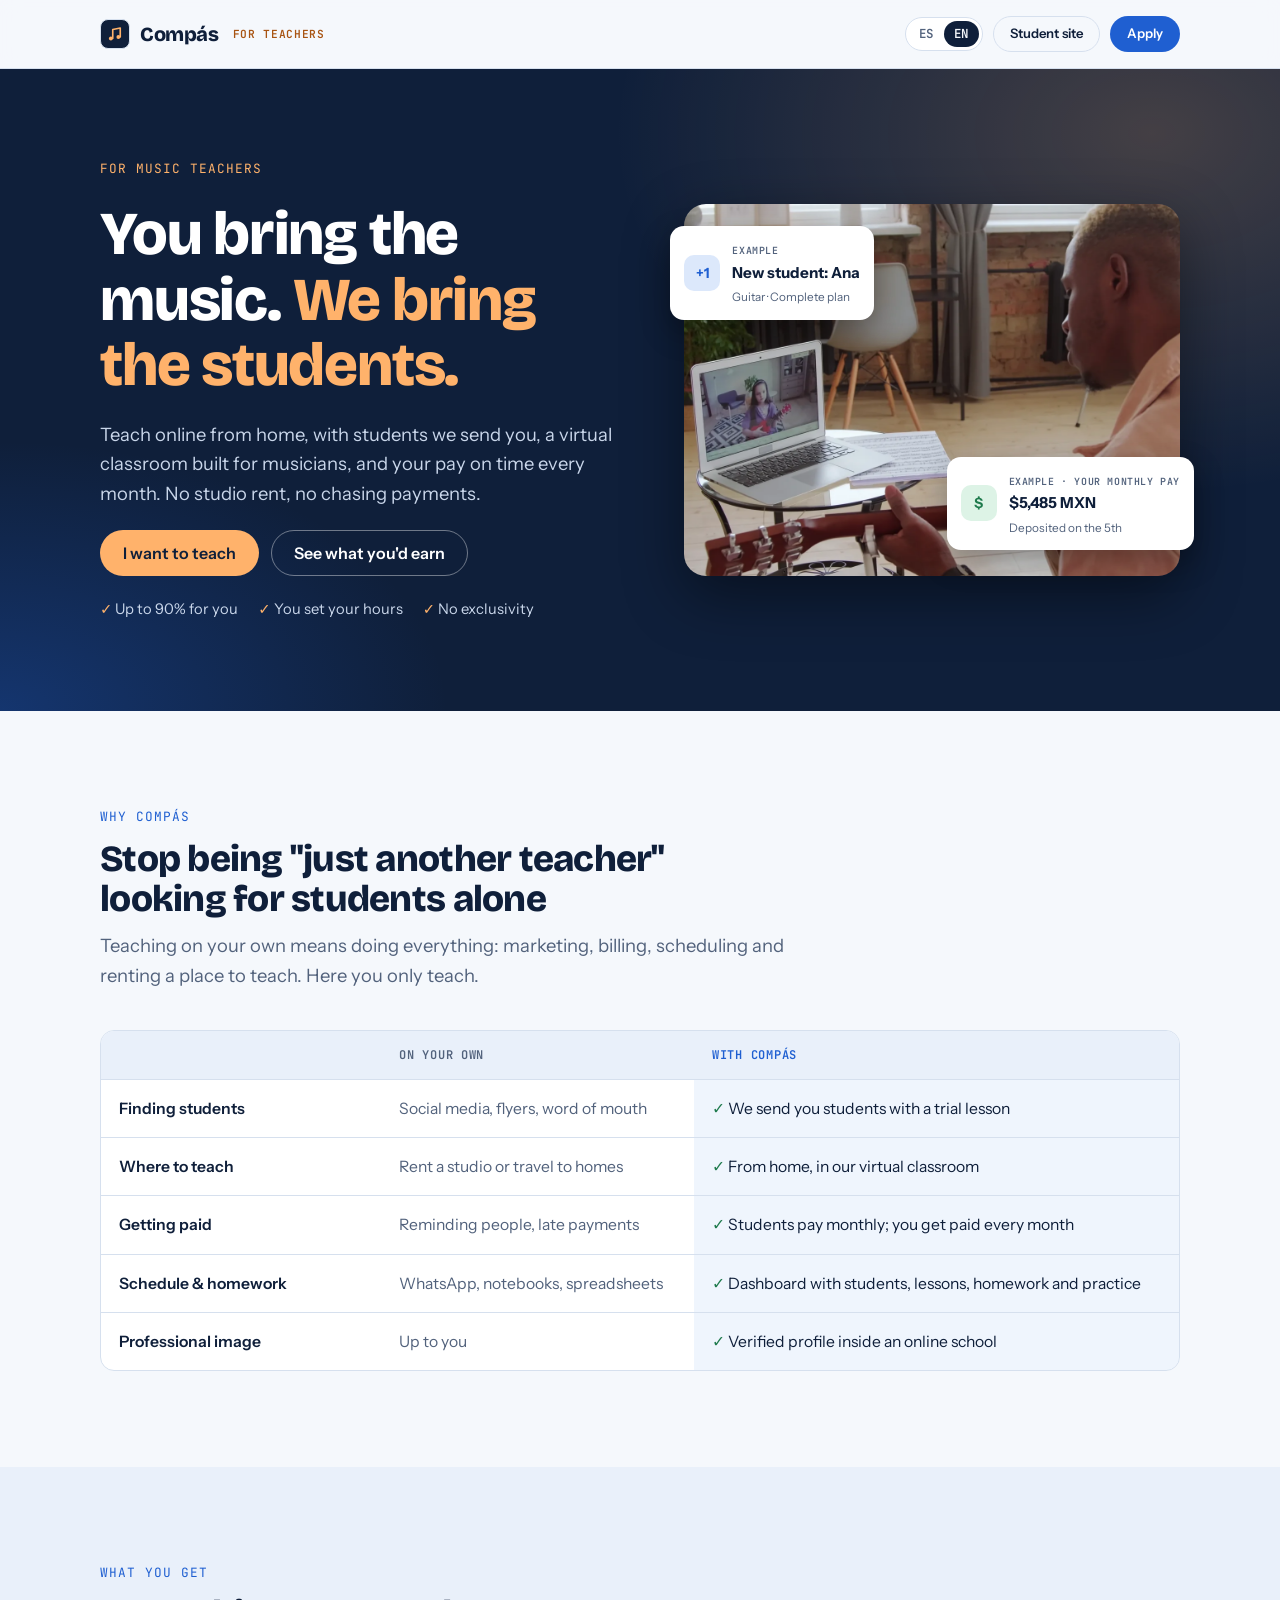
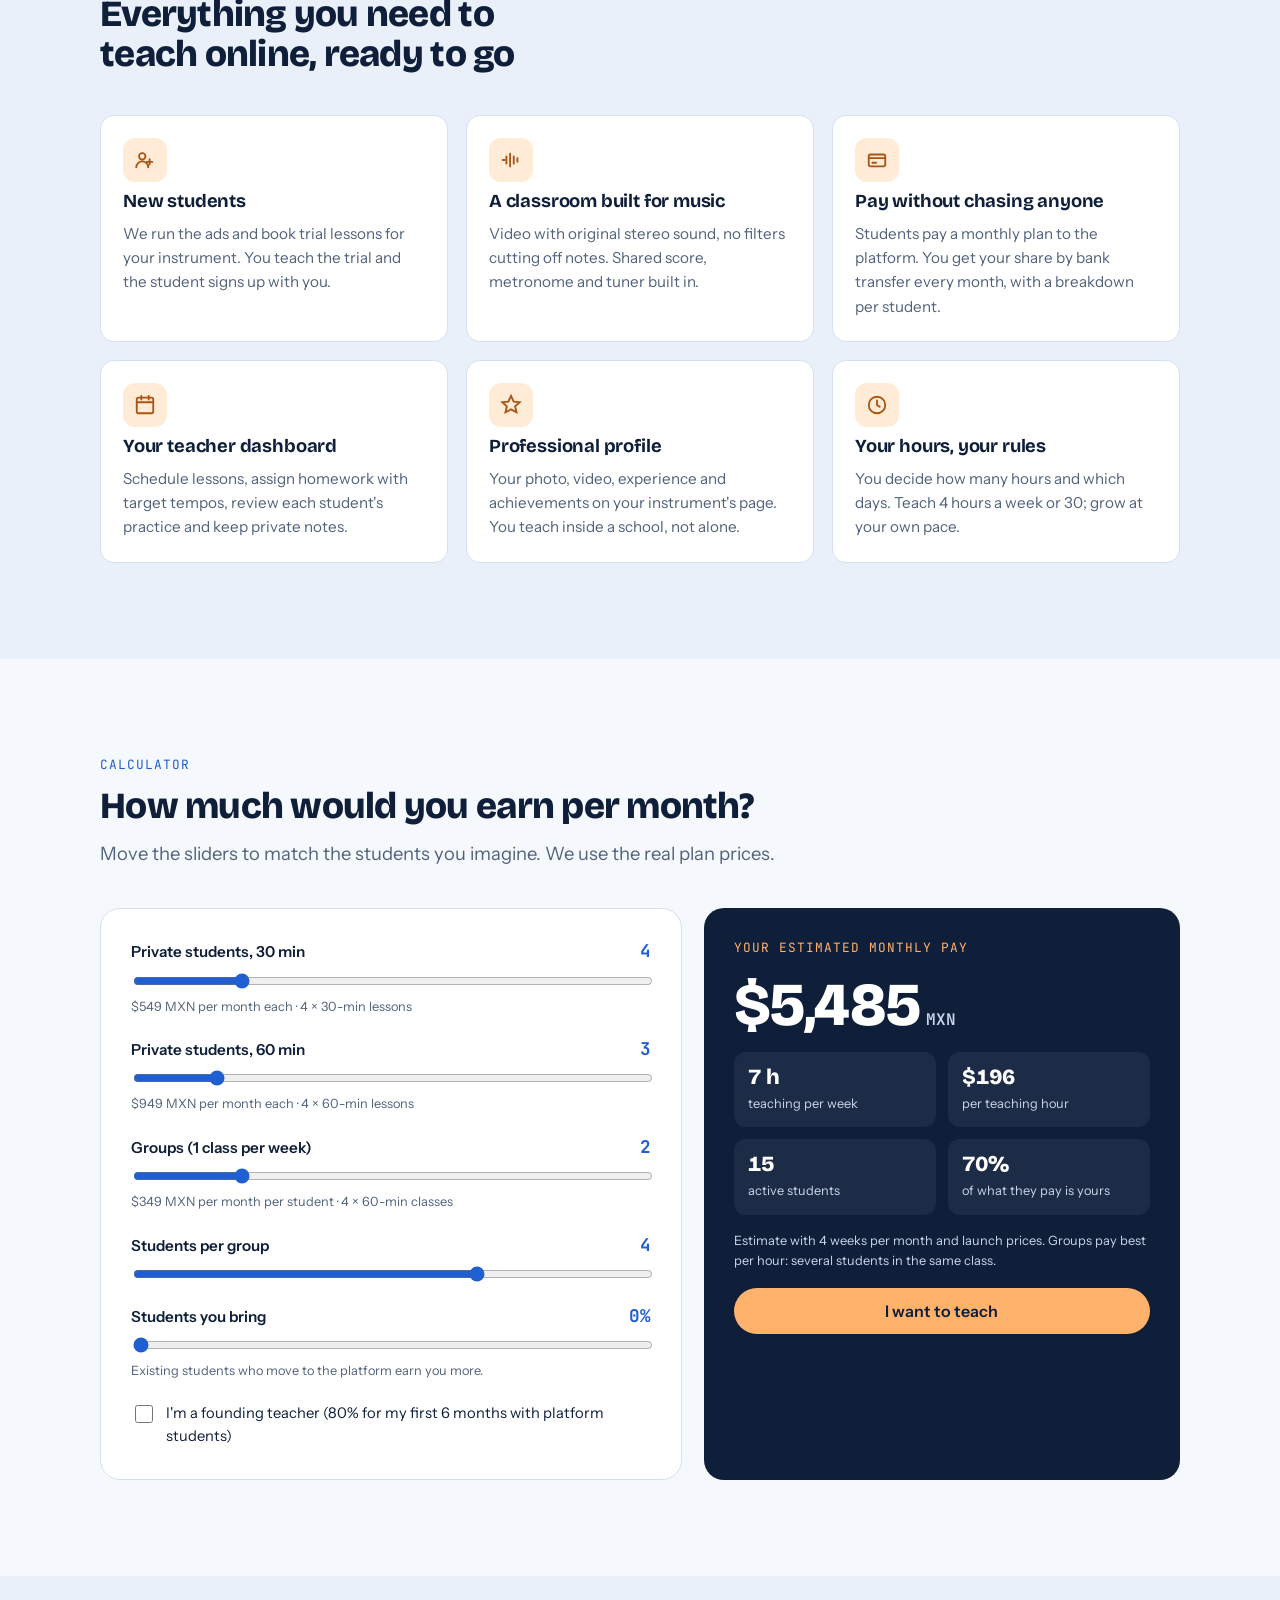
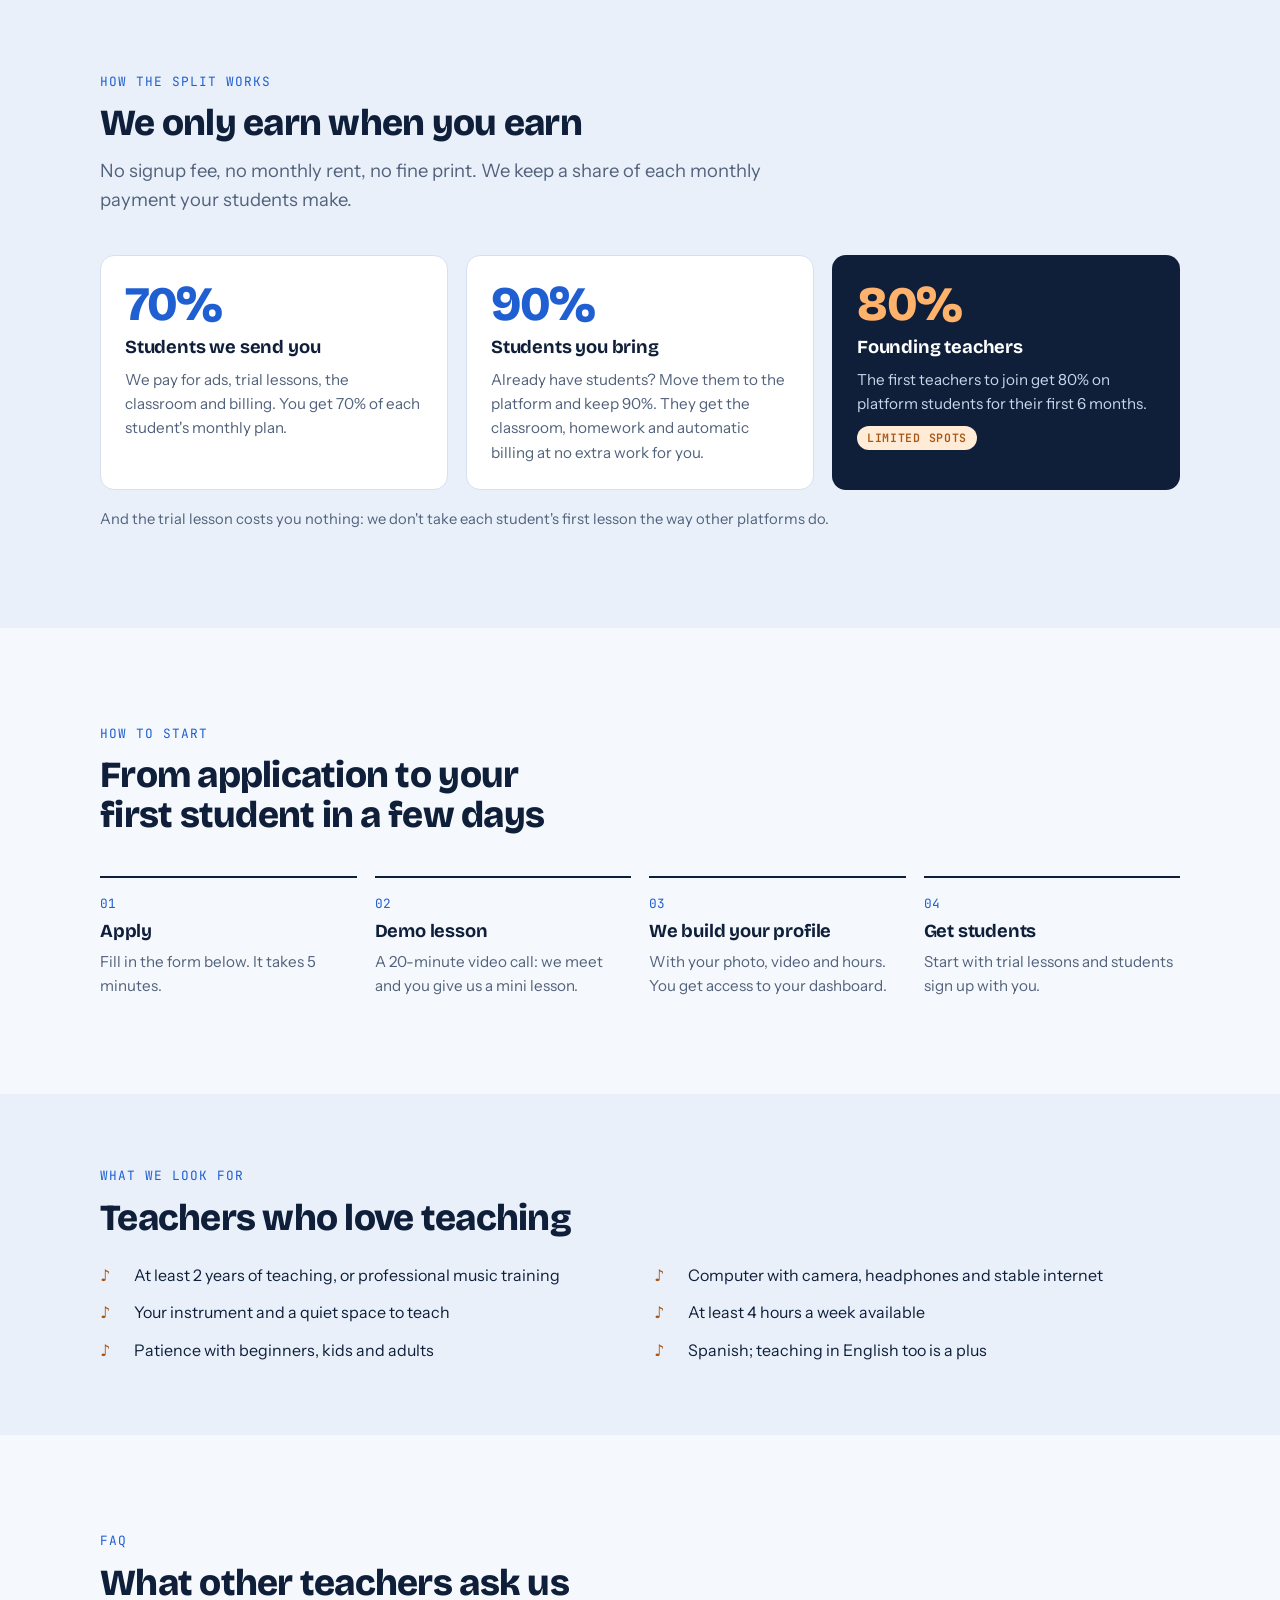
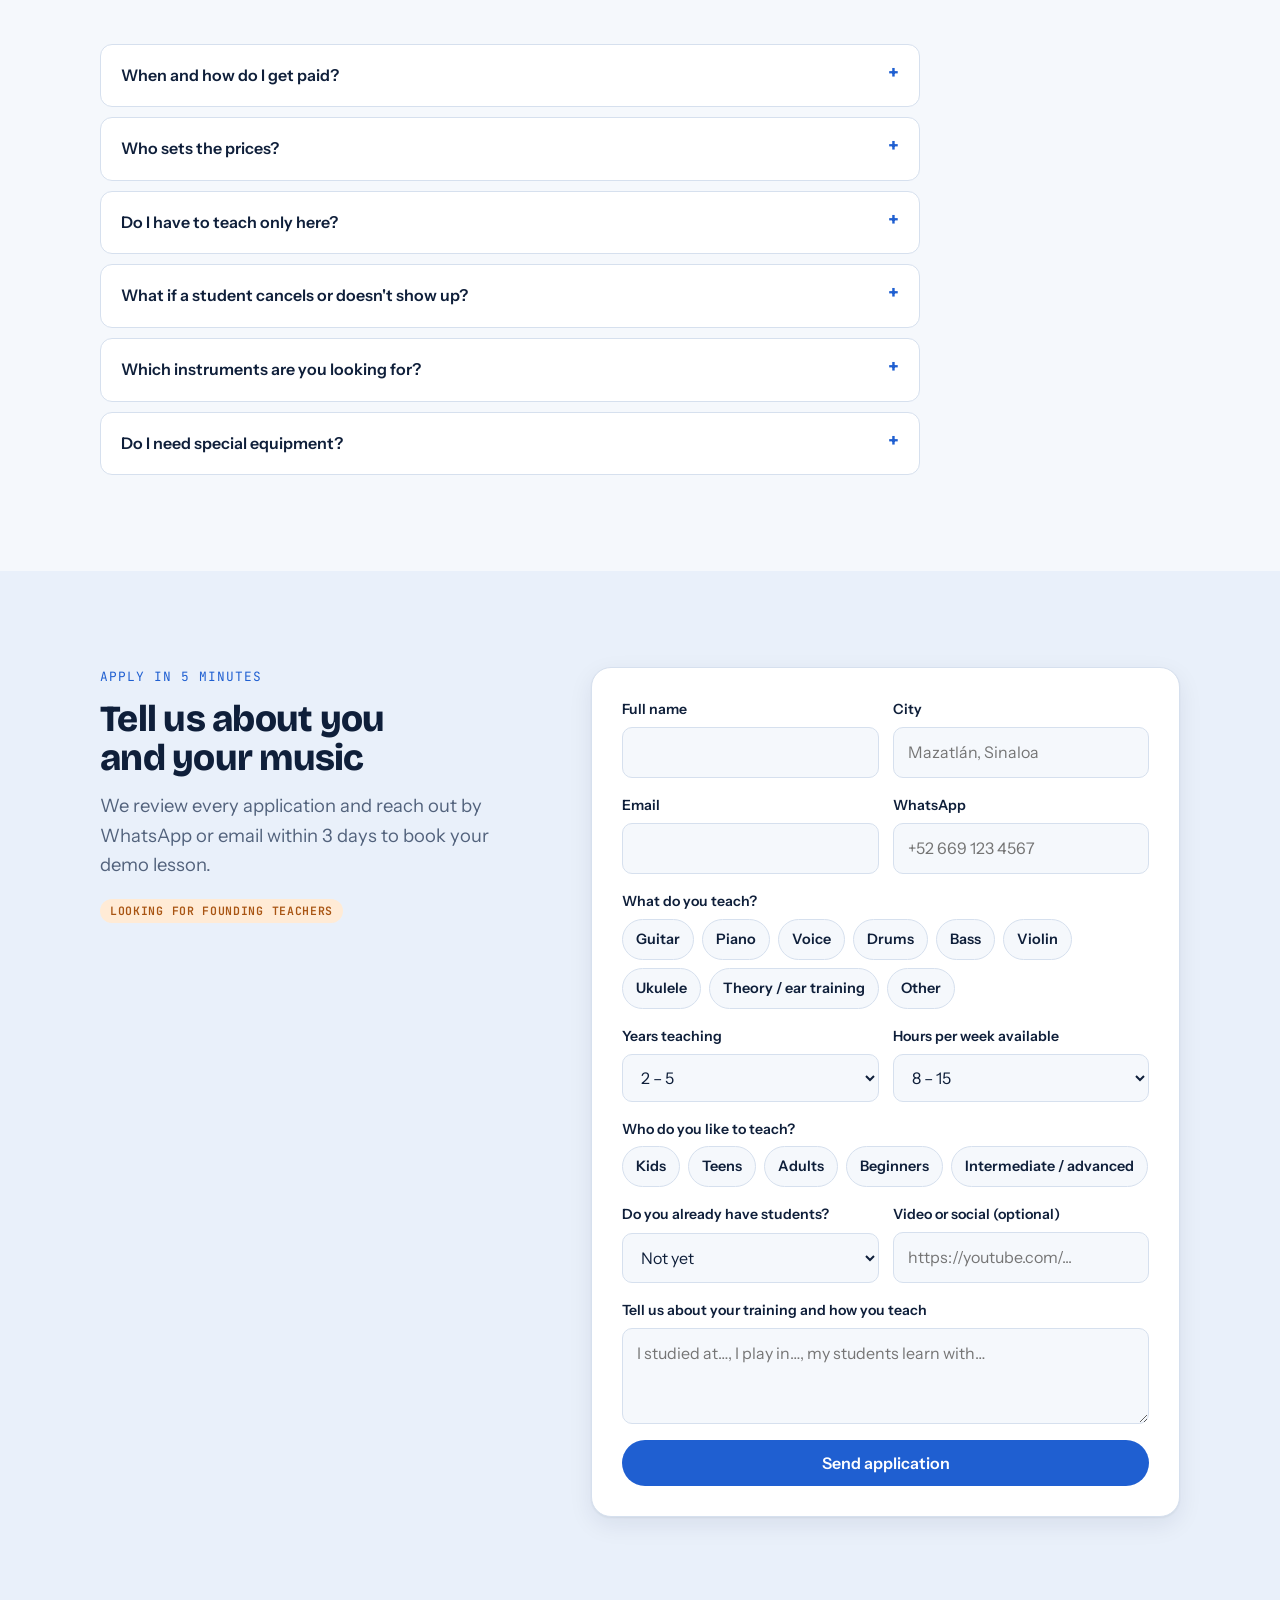
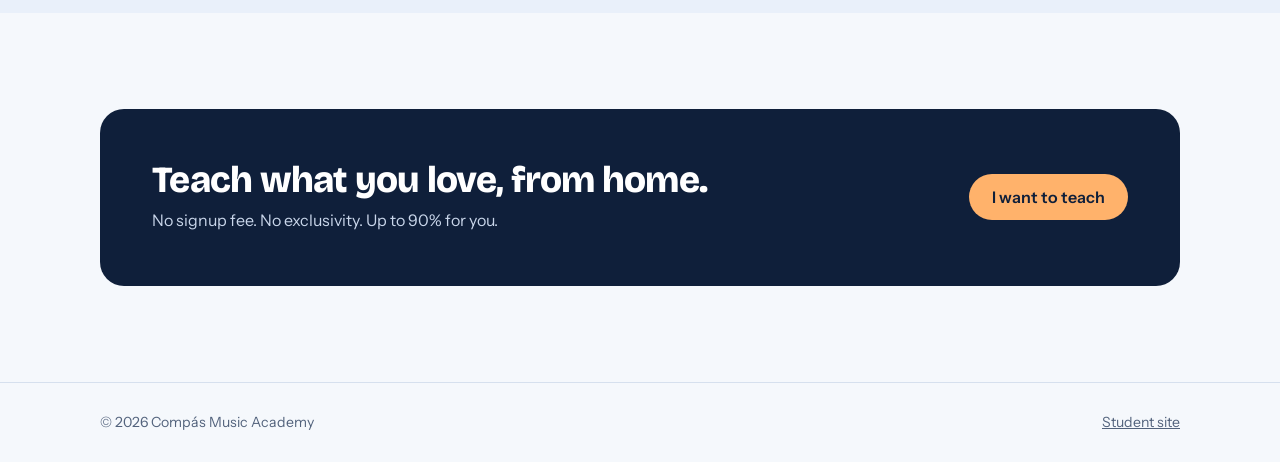
<file: maestros.html>
<!doctype html>
<html lang="es">
<head>
<meta charset="utf-8">
<meta name="viewport" content="width=device-width, initial-scale=1, viewport-fit=cover">
<meta name="robots" content="noindex, nofollow">
<title>Enseña en Compás</title>
<meta name="description" content="Da clases de música en línea con alumnos, aula virtual y cobros incluidos.">
<link rel="preconnect" href="https://fonts.googleapis.com">
<link rel="preconnect" href="https://fonts.gstatic.com" crossorigin>
<link rel="stylesheet" href="https://fonts.googleapis.com/css2?family=Bricolage+Grotesque:opsz,wght@12..96,500;12..96,700;12..96,800&family=Instrument+Sans:wght@400;500;600&family=JetBrains+Mono:wght@500&display=swap">
<style>
/* Layout: navy "backstage" hero with teacher photo + floating earnings cards; calculator is the centerpiece */
:root {
  --bg: #F5F8FC; --surface: #FFFFFF; --surface-2: #E9F0FA; --ink: #0F1F3A; --ink-soft: #52627C; --line: #D6E0EE;
  --accent: #1F5FD1; --accent-ink: #FFFFFF; --accent-soft: #DCE8FB;
  --orange: #FFB26B; --orange-ink: #0F1F3A; --orange-soft: #FFEBD6; --orange-text: #A85412;
  --good: #1E7A4C; --good-soft: #DDF3E6; --bad: #B3261E;
  --navy: #0F1F3A; --navy-2: #19283F; --on-navy: #FFFFFF; --on-navy-soft: #C9D6EA;
  --shadow: 0 1px 2px rgba(15,31,58,.06), 0 8px 24px rgba(15,31,58,.08);
  --f-display: "Bricolage Grotesque", "Avenir Next", "Segoe UI", system-ui, sans-serif;
  --f-body: "Instrument Sans", "Helvetica Neue", "Segoe UI", system-ui, sans-serif;
  --f-mono: "JetBrains Mono", ui-monospace, "SFMono-Regular", Menlo, monospace;
  --radius: 14px;
}
@media (prefers-color-scheme: dark) {
  :root:not([data-theme="light"]) {
    --bg: #0B1424; --surface: #121E33; --surface-2: #19283F; --ink: #EAF1FB; --ink-soft: #9FB2CC; --line: #243653;
    --accent: #6EA8FF; --accent-ink: #0B1424; --accent-soft: #1A2E50; --orange-soft: #3A2A1A; --orange-text: #FFB26B;
    --good: #6FD39C; --good-soft: #163426; --bad: #FF8A80; --navy: #081020; --navy-2: #121E33;
    --shadow: 0 1px 2px rgba(0,0,0,.3), 0 10px 30px rgba(0,0,0,.35); color-scheme: dark;
  }
}
:root[data-theme="dark"] {
  --bg: #0B1424; --surface: #121E33; --surface-2: #19283F; --ink: #EAF1FB; --ink-soft: #9FB2CC; --line: #243653;
  --accent: #6EA8FF; --accent-ink: #0B1424; --accent-soft: #1A2E50; --orange-soft: #3A2A1A; --orange-text: #FFB26B;
  --good: #6FD39C; --good-soft: #163426; --bad: #FF8A80; --navy: #081020; --navy-2: #121E33;
  --shadow: 0 1px 2px rgba(0,0,0,.3), 0 10px 30px rgba(0,0,0,.35); color-scheme: dark;
}
* { box-sizing: border-box; }
html { scroll-behavior: smooth; }
@media (prefers-reduced-motion: reduce) { html { scroll-behavior: auto; } * { transition: none !important; animation: none !important; } }
body { margin: 0; background: var(--bg); color: var(--ink); font-family: var(--f-body); font-size: 1rem; line-height: 1.6; -webkit-font-smoothing: antialiased; }
img { max-width: 100%; }
[hidden] { display: none !important; }
a { color: inherit; }
h1, h2, h3 { font-family: var(--f-display); line-height: 1.08; margin: 0; text-wrap: balance; letter-spacing: -0.02em; }
h2 { font-size: clamp(1.7rem, 3.4vw, 2.3rem); font-weight: 800; }
h3 { font-size: 1.15rem; font-weight: 700; letter-spacing: -0.01em; }
p { margin: 0; }
:focus-visible { outline: 3px solid var(--accent); outline-offset: 2px; border-radius: 6px; }
.wrap { max-width: 1120px; margin: 0 auto; padding-inline: 20px; }
section { padding-block: clamp(56px, 8vw, 96px); }
.eyebrow { font-family: var(--f-mono); font-size: .8rem; letter-spacing: .08em; text-transform: uppercase; color: var(--accent); }
.lede { color: var(--ink-soft); font-size: 1.15rem; max-width: 60ch; }
.section-head { display: grid; gap: 12px; margin-bottom: 40px; max-width: 720px; }
.band { background: var(--surface-2); }
.btn { display: inline-flex; align-items: center; justify-content: center; gap: 8px; font: 600 1rem/1 var(--f-body); padding: 14px 22px; border-radius: 999px; border: 1.5px solid transparent; cursor: pointer; text-decoration: none; transition: transform .15s ease; }
.btn:hover { transform: translateY(-1px); }
.btn-primary { background: var(--accent); color: var(--accent-ink); }
.btn-orange { background: var(--orange); color: var(--orange-ink); }
.btn-ghost { background: transparent; color: var(--ink); border-color: var(--line); }
.btn-sm { padding: 10px 16px; font-size: .82rem; }
.pill { display: inline-flex; align-items: center; gap: 6px; font: 600 .72rem/1 var(--f-mono); letter-spacing: .06em; text-transform: uppercase; padding: 6px 10px; border-radius: 999px; background: var(--accent-soft); color: var(--accent); white-space: nowrap; }
.pill.orange { background: var(--orange-soft); color: var(--orange-text); }
.seg { display: inline-flex; border: 1px solid var(--line); border-radius: 999px; padding: 3px; background: var(--surface); }
.seg button { font: 600 .78rem/1 var(--f-mono); letter-spacing: .04em; padding: 7px 10px; border: 0; border-radius: 999px; background: transparent; color: var(--ink-soft); cursor: pointer; }
.seg button[aria-pressed="true"] { background: var(--ink); color: var(--bg); }

/* Header */
header.site { position: sticky; top: env(safe-area-inset-top, 0px); z-index: 20; background: color-mix(in srgb, var(--bg) 88%, transparent); backdrop-filter: blur(10px); border-bottom: 1px solid var(--line); }
.nav { display: flex; align-items: center; gap: 18px; height: 68px; }
.logo { display: flex; align-items: center; gap: 10px; font-family: var(--f-display); font-weight: 800; font-size: 1.25rem; text-decoration: none; letter-spacing: -0.02em; }
.logo-mark { width: 30px; height: 30px; border-radius: 8px; background: #0F1F3A; border: 1px solid var(--line); display: grid; place-items: center; }
.logo-mark svg { width: 18px; height: 18px; }
.logo small { font: 600 .7rem var(--f-mono); letter-spacing: .06em; text-transform: uppercase; color: var(--orange-text); margin-left: 4px; }
.nav-actions { margin-left: auto; display: flex; gap: 10px; align-items: center; }
@media (max-width: 560px) { .nav-back { display: none; } .logo small { display: none; } }

/* Hero */
.hero { background: var(--navy); color: var(--on-navy); position: relative; overflow: hidden; isolation: isolate; padding-block: clamp(44px, 7vw, 90px); }
.hero::before { content: ""; position: absolute; inset: 0; z-index: -1; background: radial-gradient(60% 80% at 90% 10%, rgba(255,178,107,.22), transparent 70%), radial-gradient(50% 60% at 0% 100%, rgba(31,95,209,.35), transparent 70%); }
.hero-grid { display: grid; grid-template-columns: 1.05fr 1fr; gap: clamp(32px, 5vw, 64px); align-items: center; }
.hero-copy { display: grid; gap: 22px; min-width: 0; }
.hero .eyebrow { color: var(--orange); }
.hero h1 { font-size: clamp(2.3rem, 5vw, 3.8rem); font-weight: 800; }
.hero h1 em { font-style: normal; color: var(--orange); }
.hero .lede { color: var(--on-navy-soft); }
.hero .btn-ghost { color: #fff; border-color: rgba(255,255,255,.4); }
.hero-points { display: flex; flex-wrap: wrap; gap: 8px 20px; color: var(--on-navy-soft); font-size: .92rem; }
.hero-points span::before { content: "✓ "; color: var(--orange); font-weight: 700; }
.photo { position: relative; min-width: 0; }
.photo img { width: 100%; height: auto; aspect-ratio: 4 / 3; object-fit: cover; object-position: 40% 50%; border-radius: 22px; display: block; box-shadow: 0 20px 60px rgba(0,0,0,.45); }
.float { position: absolute; background: #fff; color: #0F1F3A; border-radius: 14px; padding: 12px 14px; box-shadow: 0 12px 30px rgba(0,0,0,.3); display: flex; gap: 12px; align-items: center; font-size: .88rem; max-width: 78%; }
.float b { display: block; font-size: .95rem; }
.float small { color: #52627C; }
.float .ic { width: 36px; height: 36px; border-radius: 10px; display: grid; place-items: center; flex: none; font-weight: 800; }
.float.pay { right: -14px; bottom: 26px; }
.float.pay .ic { background: #DDF3E6; color: #1E7A4C; }
.float.new { left: -14px; top: 22px; }
.float.new .ic { background: #DCE8FB; color: #1F5FD1; }
.float .tag { font: 600 .62rem var(--f-mono); letter-spacing: .06em; text-transform: uppercase; color: #52627C; }
@media (max-width: 900px) { .hero-grid { grid-template-columns: 1fr; } .float.pay { right: 10px; } .float.new { left: 10px; } }

/* Compare */
.compare { width: 100%; border-collapse: separate; border-spacing: 0; background: var(--surface); border: 1px solid var(--line); border-radius: var(--radius); overflow: hidden; font-size: .98rem; }
.compare th, .compare td { padding: 16px 18px; text-align: left; border-bottom: 1px solid var(--line); vertical-align: top; }
.compare tr:last-child td { border-bottom: 0; }
.compare thead th { font: 600 .75rem var(--f-mono); letter-spacing: .06em; text-transform: uppercase; color: var(--ink-soft); background: var(--surface-2); }
.compare thead th.us { color: var(--accent); }
.compare td:first-child { font-weight: 600; width: 26%; }
.compare td.solo { color: var(--ink-soft); }
.compare td.us { background: color-mix(in srgb, var(--accent-soft) 45%, transparent); }
.compare td.us::before { content: "✓ "; color: var(--good); font-weight: 800; }
.table-wrap { overflow-x: auto; }
@media (max-width: 640px) {
  .compare, .compare tbody, .compare tr, .compare td { display: block; width: 100%; }
  .compare thead { display: none; }
  .compare tr { padding: 14px 16px; border-bottom: 1px solid var(--line); }
  .compare tr:last-child { border-bottom: 0; }
  .compare td { padding: 4px 0; border: 0; }
  .compare td:first-child { width: 100%; font-size: 1.02rem; padding-bottom: 6px; }
  .compare td.solo::before { content: attr(data-label) ": "; font-weight: 600; }
  .compare td.us { background: none; }
  .compare td.us::before { content: "✓ " attr(data-label) ": "; }
}

/* Features */
.feat-grid { display: grid; grid-template-columns: repeat(3, 1fr); gap: 18px; }
.feat { background: var(--surface); border: 1px solid var(--line); border-radius: var(--radius); padding: 22px; display: grid; gap: 10px; align-content: start; min-width: 0; }
.feat .ic { width: 44px; height: 44px; border-radius: 12px; background: var(--orange-soft); color: var(--orange-text); display: grid; place-items: center; }
.feat .ic svg { width: 22px; height: 22px; }
.feat p { color: var(--ink-soft); font-size: .95rem; }
@media (max-width: 900px) { .feat-grid { grid-template-columns: 1fr 1fr; } }
@media (max-width: 560px) { .feat-grid { grid-template-columns: 1fr; } }

/* Calculator */
.calc { display: grid; grid-template-columns: 1.1fr .9fr; gap: 22px; align-items: stretch; }
.calc-in, .calc-out { border-radius: 20px; padding: clamp(20px, 3vw, 30px); min-width: 0; }
.calc-in { background: var(--surface); border: 1px solid var(--line); display: grid; gap: 20px; }
.calc-out { background: var(--navy); color: #fff; display: grid; gap: 16px; align-content: start; }
.calc-out .eyebrow { color: var(--orange); }
.big { font: 800 clamp(2.6rem, 6vw, 3.8rem)/1 var(--f-display); letter-spacing: -0.03em; font-variant-numeric: tabular-nums; }
.big small { font: 600 1rem var(--f-mono); color: var(--on-navy-soft); letter-spacing: 0; margin-left: 6px; }
.stats { display: grid; grid-template-columns: 1fr 1fr; gap: 12px; }
.stat { background: rgba(255,255,255,.06); border-radius: 12px; padding: 12px 14px; }
.stat b { display: block; font: 800 1.35rem var(--f-display); font-variant-numeric: tabular-nums; }
.stat span { color: var(--on-navy-soft); font-size: .8rem; }
.calc-note { color: var(--on-navy-soft); font-size: .8rem; }
.slider { display: grid; gap: 6px; }
.slider-top { display: flex; justify-content: space-between; gap: 10px; align-items: baseline; }
.slider-top label { font-weight: 600; font-size: .95rem; }
.slider-top output { font: 700 1.1rem var(--f-mono); color: var(--accent); min-width: 3ch; text-align: right; }
.slider small { color: var(--ink-soft); font-size: .8rem; }
input[type="range"] { width: 100%; accent-color: var(--accent); }
.check { display: flex; gap: 10px; align-items: flex-start; font-size: .92rem; }
.check input { width: 18px; height: 18px; accent-color: var(--accent); margin-top: 3px; flex: none; }
@media (max-width: 900px) { .calc { grid-template-columns: 1fr; } }

/* Split cards */
.split-grid { display: grid; grid-template-columns: repeat(3, 1fr); gap: 18px; }
.split { background: var(--surface); border: 1px solid var(--line); border-radius: var(--radius); padding: 24px; display: grid; gap: 10px; align-content: start; }
.split.hot { background: var(--navy); color: #fff; border-color: transparent; }
.split.hot p { color: var(--on-navy-soft); }
.split .pct { font: 800 3rem/1 var(--f-display); letter-spacing: -0.03em; color: var(--accent); }
.split.hot .pct { color: var(--orange); }
.split p { color: var(--ink-soft); font-size: .95rem; }
.split-foot { margin-top: 18px; color: var(--ink-soft); font-size: .92rem; max-width: 75ch; }
@media (max-width: 900px) { .split-grid { grid-template-columns: 1fr; } }

/* Steps */
.steps { display: grid; grid-template-columns: repeat(4, 1fr); gap: 18px; }
.step { display: grid; gap: 8px; padding-top: 16px; border-top: 2px solid var(--ink); align-content: start; }
.step .n { font-family: var(--f-mono); font-size: .8rem; color: var(--accent); }
.step p { color: var(--ink-soft); font-size: .95rem; }
@media (max-width: 900px) { .steps { grid-template-columns: 1fr 1fr; } }
@media (max-width: 560px) { .steps { grid-template-columns: 1fr; } }

/* Requirements */
.req { display: grid; grid-template-columns: repeat(2, 1fr); gap: 12px 28px; list-style: none; padding: 0; margin: 0; }
.req li { display: grid; grid-template-columns: 24px 1fr; gap: 10px; }
.req li::before { content: "♪"; color: var(--orange-text); font-weight: 700; }
@media (max-width: 700px) { .req { grid-template-columns: 1fr; } }

/* FAQ */
.faq { display: grid; gap: 10px; max-width: 820px; }
details { background: var(--surface); border: 1px solid var(--line); border-radius: 12px; padding: 4px 20px; }
summary { cursor: pointer; font-weight: 600; padding: 14px 0; list-style: none; display: flex; justify-content: space-between; gap: 16px; }
summary::-webkit-details-marker { display: none; }
summary::after { content: "+"; font: 700 1.3rem/1 var(--f-display); color: var(--accent); }
details[open] summary::after { content: "–"; }
details p { color: var(--ink-soft); padding-bottom: 16px; max-width: 68ch; }

/* Form */
.apply-grid { display: grid; grid-template-columns: .85fr 1.15fr; gap: clamp(28px, 5vw, 56px); align-items: start; }
@media (max-width: 900px) { .apply-grid { grid-template-columns: 1fr; } }
form.card { background: var(--surface); border: 1px solid var(--line); border-radius: 20px; padding: clamp(20px, 3vw, 30px); box-shadow: var(--shadow); display: grid; gap: 16px; min-width: 0; }
.row2 { display: grid; grid-template-columns: 1fr 1fr; gap: 14px; }
@media (max-width: 560px) { .row2 { grid-template-columns: 1fr; } }
.field { display: grid; gap: 6px; min-width: 0; }
.field label, .field .lbl { font-weight: 600; font-size: .88rem; }
.field input, .field select, .field textarea { font: inherit; padding: 12px 14px; border-radius: 10px; border: 1.5px solid var(--line); background: var(--bg); color: var(--ink); width: 100%; }
.field textarea { min-height: 96px; resize: vertical; }
.field input:focus, .field select:focus, .field textarea:focus { outline: none; border-color: var(--accent); }
.chips { display: flex; flex-wrap: wrap; gap: 8px; }
.chip { position: relative; }
.chip input { position: absolute; opacity: 0; pointer-events: none; }
.chip span { display: inline-block; padding: 8px 13px; border-radius: 999px; border: 1.5px solid var(--line); background: var(--bg); cursor: pointer; font-size: .9rem; }
.chip input:checked + span { background: var(--accent); color: var(--accent-ink); border-color: var(--accent); }
.chip input:focus-visible + span { outline: 3px solid var(--accent); outline-offset: 2px; }
.err { color: var(--bad); font-size: .82rem; }
.done { display: grid; gap: 12px; }
.done .big-ok { font: 800 1.6rem/1.15 var(--f-display); }
.demo-note { font-size: .8rem; color: var(--ink-soft); border-left: 3px solid var(--orange); padding-left: 10px; }
.cta-band { background: var(--navy); color: #fff; border-radius: 24px; padding: clamp(28px, 5vw, 52px); display: flex; justify-content: space-between; align-items: center; gap: 24px; flex-wrap: wrap; }
.cta-band p { color: var(--on-navy-soft); margin-top: 8px; }
footer { border-top: 1px solid var(--line); padding-block: 28px; color: var(--ink-soft); font-size: .88rem; }
</style>
</head>
<body>

<header class="site">
  <div class="wrap nav">
    <a href="index.html" class="logo"><span class="logo-mark" aria-hidden="true"><svg viewBox="0 0 24 24" fill="none"><path d="M9 18V6l10-2v12" stroke="#FFB26B" stroke-width="2.2" stroke-linecap="round" stroke-linejoin="round"/><circle cx="6.5" cy="18" r="2.6" fill="#FFB26B"/><circle cx="16.5" cy="16" r="2.6" fill="#FFB26B"/></svg></span><span class="brand-name">Compás</span><small data-i18n="nav.forTeachers">para maestros</small></a>
    <div class="nav-actions">
      <div class="seg" role="group" aria-label="Idioma / Language"><button type="button" data-lang="es" aria-pressed="true">ES</button><button type="button" data-lang="en" aria-pressed="false">EN</button></div>
      <a class="btn btn-ghost btn-sm nav-back" href="index.html" data-i18n="nav.back">Ver sitio de alumnos</a>
      <a class="btn btn-primary btn-sm" href="#aplicar" data-i18n="nav.apply">Aplicar</a>
    </div>
  </div>
</header>

<main>
  <!-- HERO -->
  <section class="hero">
    <div class="wrap hero-grid">
      <div class="hero-copy">
        <span class="eyebrow" data-i18n="hero.eyebrow">Para maestros de música</span>
        <h1 data-i18n-html="hero.title">Tú pones la música. <em>Nosotros, los alumnos.</em></h1>
        <p class="lede" data-i18n="hero.lede">Da clases en línea desde tu casa, con alumnos que te mandamos nosotros, un aula virtual hecha para músicos y tu pago puntual cada mes. Sin rentar salón y sin perseguir cobros.</p>
        <div style="display:flex;flex-wrap:wrap;gap:12px">
          <a href="#aplicar" class="btn btn-orange" data-i18n="hero.cta1">Quiero dar clases</a>
          <a href="#calculadora" class="btn btn-ghost" data-i18n="hero.cta2">Calcula cuánto ganarías</a>
        </div>
        <div class="hero-points">
          <span data-i18n="hero.p1">Hasta 90% para ti</span>
          <span data-i18n="hero.p2">Tú eliges tus horarios</span>
          <span data-i18n="hero.p3">Sin exclusividad</span>
        </div>
      </div>
      <div class="photo">
        <img src="images/maestro-clase.webp" alt="Maestro dando una clase de guitarra por videollamada" data-i18n-alt="hero.alt" width="1600" height="900">
        <div class="float new" aria-hidden="true"><span class="ic">+1</span><div><span class="tag" data-i18n="hero.fTag1">Ejemplo</span><b data-i18n="hero.fNew">Nueva alumna: Ana</b><small data-i18n="hero.fNewSub">Guitarra · Plan Completo</small></div></div>
        <div class="float pay" aria-hidden="true"><span class="ic">$</span><div><span class="tag" data-i18n="hero.fTag2">Ejemplo · Tu pago del mes</span><b id="heroPay">$6,673 MXN</b><small data-i18n="hero.fPaySub">Depositado el día 5</small></div></div>
      </div>
    </div>
  </section>

  <!-- COMPARE -->
  <section>
    <div class="wrap">
      <div class="section-head">
        <span class="eyebrow" data-i18n="cmp.eyebrow">Por qué Compás</span>
        <h2 data-i18n="cmp.title">Deja de ser "un maestro más" que busca alumnos solo</h2>
        <p class="lede" data-i18n="cmp.lede">Dar clases por tu cuenta significa hacer de todo: marketing, cobranza, agenda y rentar dónde enseñar. Aquí solo te encargas de enseñar.</p>
      </div>
      <div class="table-wrap">
        <table class="compare">
          <thead><tr><th></th><th data-i18n="cmp.h1">Por tu cuenta</th><th class="us" data-i18n="cmp.h2">Con Compás</th></tr></thead>
          <tbody>
            <tr><td data-i18n="cmp.r1">Conseguir alumnos</td><td class="solo" data-i18n="cmp.r1a">Redes, volantes, recomendaciones</td><td class="us" data-i18n="cmp.r1b">Te enviamos alumnos con clase de prueba</td></tr>
            <tr><td data-i18n="cmp.r2">Dónde dar clase</td><td class="solo" data-i18n="cmp.r2a">Rentar un salón o ir a domicilio</td><td class="us" data-i18n="cmp.r2b">Desde tu casa, en nuestra aula virtual</td></tr>
            <tr><td data-i18n="cmp.r3">Cobrar</td><td class="solo" data-i18n="cmp.r3a">Recordar pagos, alumnos que se atrasan</td><td class="us" data-i18n="cmp.r3b">Los alumnos pagan mensualidad; tú recibes tu pago cada mes</td></tr>
            <tr><td data-i18n="cmp.r4">Agenda y tareas</td><td class="solo" data-i18n="cmp.r4a">WhatsApp, libreta, hojas de cálculo</td><td class="us" data-i18n="cmp.r4b">Panel con alumnos, clases, tareas y práctica</td></tr>
            <tr><td data-i18n="cmp.r5">Imagen profesional</td><td class="solo" data-i18n="cmp.r5a">Depende de ti</td><td class="us" data-i18n="cmp.r5b">Perfil verificado dentro de una escuela en línea</td></tr>
          </tbody>
        </table>
      </div>
    </div>
  </section>

  <!-- FEATURES -->
  <section class="band">
    <div class="wrap">
      <div class="section-head">
        <span class="eyebrow" data-i18n="ft.eyebrow">Lo que te damos</span>
        <h2 data-i18n="ft.title">Todo lo que necesitas para enseñar en línea, ya listo</h2>
      </div>
      <div class="feat-grid">
        <article class="feat"><span class="ic"><svg viewBox="0 0 24 24" fill="none" stroke="currentColor" stroke-width="2" stroke-linecap="round"><circle cx="9" cy="8" r="3.5"/><path d="M2.5 20a6.5 6.5 0 0 1 13 0M17 11v6M14 14h6"/></svg></span><h3 data-i18n="ft.1t">Alumnos nuevos</h3><p data-i18n="ft.1d">Hacemos la publicidad y agendamos las clases de prueba de tu instrumento. Tú das la clase y el alumno se inscribe contigo.</p></article>
        <article class="feat"><span class="ic"><svg viewBox="0 0 24 24" fill="none" stroke="currentColor" stroke-width="2" stroke-linecap="round"><path d="M3 12h2M7 8v8M11 5v14M15 8v8M19 10v4"/></svg></span><h3 data-i18n="ft.2t">Aula hecha para música</h3><p data-i18n="ft.2d">Video con sonido original en estéreo, sin filtros que corten notas. Partitura compartida, metrónomo y afinador integrados.</p></article>
        <article class="feat"><span class="ic"><svg viewBox="0 0 24 24" fill="none" stroke="currentColor" stroke-width="2" stroke-linecap="round"><rect x="3" y="6" width="18" height="13" rx="2"/><path d="M3 10h18M7 15h4"/></svg></span><h3 data-i18n="ft.3t">Cobros sin perseguir a nadie</h3><p data-i18n="ft.3d">Los alumnos pagan una mensualidad a la plataforma. Tú recibes tu parte por transferencia cada mes, con el detalle de cada alumno.</p></article>
        <article class="feat"><span class="ic"><svg viewBox="0 0 24 24" fill="none" stroke="currentColor" stroke-width="2" stroke-linecap="round"><rect x="3" y="4" width="18" height="17" rx="2"/><path d="M3 9h18M8 2v4M16 2v4"/></svg></span><h3 data-i18n="ft.4t">Tu panel de maestro</h3><p data-i18n="ft.4d">Agenda tus clases, deja tareas con tempo meta, revisa la práctica de cada alumno y guarda notas privadas.</p></article>
        <article class="feat"><span class="ic"><svg viewBox="0 0 24 24" fill="none" stroke="currentColor" stroke-width="2" stroke-linecap="round"><path d="M12 2l2.9 6.3 6.6.6-5 4.5 1.5 6.6L12 16.8 6 20l1.5-6.6-5-4.5 6.6-.6z"/></svg></span><h3 data-i18n="ft.5t">Perfil profesional</h3><p data-i18n="ft.5d">Tu foto, tu video, tu experiencia y tus logros en la página de tu instrumento. Enseñas dentro de una escuela, no solo.</p></article>
        <article class="feat"><span class="ic"><svg viewBox="0 0 24 24" fill="none" stroke="currentColor" stroke-width="2" stroke-linecap="round"><circle cx="12" cy="12" r="9"/><path d="M12 7v5l3 2"/></svg></span><h3 data-i18n="ft.6t">Tus horarios, tus reglas</h3><p data-i18n="ft.6d">Tú decides cuántas horas das y en qué días. Da 4 horas a la semana o 30; crece a tu ritmo.</p></article>
      </div>
    </div>
  </section>

  <!-- CALCULATOR -->
  <section id="calculadora">
    <div class="wrap">
      <div class="section-head">
        <span class="eyebrow" data-i18n="calc.eyebrow">Calculadora</span>
        <h2 data-i18n="calc.title">¿Cuánto ganarías al mes?</h2>
        <p class="lede" data-i18n="calc.lede">Mueve los controles según los alumnos que te imaginas. Usamos los precios reales de los planes.</p>
      </div>
      <div class="calc">
        <div class="calc-in">
          <div class="slider"><div class="slider-top"><label for="sEss" data-i18n="calc.ess">Alumnos privados de 30 min</label><output id="oEss">4</output></div><input type="range" id="sEss" min="0" max="20" value="4"><small id="hEss"></small></div>
          <div class="slider"><div class="slider-top"><label for="sPro" data-i18n="calc.pro">Alumnos privados de 60 min</label><output id="oPro">3</output></div><input type="range" id="sPro" min="0" max="20" value="3"><small id="hPro"></small></div>
          <div class="slider"><div class="slider-top"><label for="sGrp" data-i18n="calc.grp">Grupos (1 clase por semana)</label><output id="oGrp">2</output></div><input type="range" id="sGrp" min="0" max="10" value="2"><small id="hGrp"></small></div>
          <div class="slider"><div class="slider-top"><label for="sGsz" data-i18n="calc.gsz">Alumnos por grupo</label><output id="oGsz">4</output></div><input type="range" id="sGsz" min="2" max="5" value="4"></div>
          <div class="slider"><div class="slider-top"><label for="sOwn" data-i18n="calc.own">Alumnos que traes tú</label><output id="oOwn">0%</output></div><input type="range" id="sOwn" min="0" max="100" step="10" value="0"><small data-i18n="calc.ownHint">De tus alumnos actuales que se pasen a la plataforma te quedas con más.</small></div>
          <label class="check"><input type="checkbox" id="cFounder"> <span data-i18n="calc.founder">Soy maestro fundador (80% los primeros 6 meses con alumnos de la plataforma)</span></label>
        </div>
        <div class="calc-out" aria-live="polite">
          <span class="eyebrow" data-i18n="calc.out">Tu pago estimado al mes</span>
          <div class="big" id="outTotal">$0<small>MXN</small></div>
          <div class="stats">
            <div class="stat"><b id="outHours">0 h</b><span data-i18n="calc.hours">de clase a la semana</span></div>
            <div class="stat"><b id="outRate">$0</b><span data-i18n="calc.rate">por hora de clase</span></div>
            <div class="stat"><b id="outStudents">0</b><span data-i18n="calc.students">alumnos activos</span></div>
            <div class="stat"><b id="outPct">70%</b><span data-i18n="calc.pct">de lo que pagan es tuyo</span></div>
          </div>
          <p class="calc-note" data-i18n="calc.note">Estimación con 4 semanas por mes y los precios de lanzamiento. Los grupos son lo que mejor paga por hora: varios alumnos en la misma clase.</p>
          <a href="#aplicar" class="btn btn-orange" data-i18n="hero.cta1">Quiero dar clases</a>
        </div>
      </div>
    </div>
  </section>

  <!-- SPLIT -->
  <section class="band">
    <div class="wrap">
      <div class="section-head">
        <span class="eyebrow" data-i18n="sp.eyebrow">Cómo se reparte</span>
        <h2 data-i18n="sp.title">Ganamos solo cuando tú ganas</h2>
        <p class="lede" data-i18n="sp.lede">Sin cuota de inscripción, sin renta mensual y sin letras chiquitas. Nos quedamos con una parte de cada mensualidad que pagan tus alumnos.</p>
      </div>
      <div class="split-grid">
        <article class="split"><span class="pct">70%</span><h3 data-i18n="sp.1t">Alumnos que te enviamos</h3><p data-i18n="sp.1d">Nosotros pagamos la publicidad, las clases de prueba, el aula y los cobros. Tú recibes el 70% de la mensualidad de cada alumno.</p></article>
        <article class="split"><span class="pct">90%</span><h3 data-i18n="sp.2t">Alumnos que traes tú</h3><p data-i18n="sp.2d">¿Ya tienes alumnos? Pásalos a la plataforma y quédate con el 90%. Ganan aula, tareas y cobros automáticos sin que tú hagas más.</p></article>
        <article class="split hot"><span class="pct">80%</span><h3 data-i18n="sp.3t">Maestros fundadores</h3><p data-i18n="sp.3d">Los primeros maestros que se unan reciben el 80% de los alumnos de la plataforma durante sus primeros 6 meses.</p><span class="pill orange" style="justify-self:start" data-i18n="sp.3p">Lugares limitados</span></article>
      </div>
      <p class="split-foot" data-i18n="sp.foot">Y la clase de prueba no te cuesta nada: no te quitamos la primera clase de cada alumno, como hacen otras plataformas.</p>
    </div>
  </section>

  <!-- STEPS -->
  <section>
    <div class="wrap">
      <div class="section-head">
        <span class="eyebrow" data-i18n="st.eyebrow">Cómo empezar</span>
        <h2 data-i18n="st.title">De la solicitud a tu primer alumno en unos días</h2>
      </div>
      <div class="steps">
        <div class="step"><span class="n">01</span><h3 data-i18n="st.1t">Aplica</h3><p data-i18n="st.1d">Llena el formulario de abajo. Toma 5 minutos.</p></div>
        <div class="step"><span class="n">02</span><h3 data-i18n="st.2t">Clase demo</h3><p data-i18n="st.2d">Una videollamada de 20 minutos: nos conocemos y nos das una mini clase.</p></div>
        <div class="step"><span class="n">03</span><h3 data-i18n="st.3t">Armamos tu perfil</h3><p data-i18n="st.3d">Con tu foto, tu video y tus horarios. Te damos acceso a tu panel.</p></div>
        <div class="step"><span class="n">04</span><h3 data-i18n="st.4t">Recibes alumnos</h3><p data-i18n="st.4d">Empiezas con clases de prueba y los alumnos se inscriben contigo.</p></div>
      </div>
    </div>
  </section>

  <!-- REQUIREMENTS -->
  <section class="band" style="padding-block: clamp(44px,6vw,72px)">
    <div class="wrap">
      <div class="section-head" style="margin-bottom:24px">
        <span class="eyebrow" data-i18n="rq.eyebrow">Qué buscamos</span>
        <h2 data-i18n="rq.title">Maestros que disfruten enseñar</h2>
      </div>
      <ul class="req">
        <li data-i18n="rq.1">Al menos 2 años dando clases, o formación musical profesional</li>
        <li data-i18n="rq.2">Computadora con cámara, audífonos e internet estable</li>
        <li data-i18n="rq.3">Tu instrumento y un espacio tranquilo para dar clase</li>
        <li data-i18n="rq.4">Mínimo 4 horas a la semana disponibles</li>
        <li data-i18n="rq.5">Paciencia con principiantes, niños y adultos</li>
        <li data-i18n="rq.6">Español; si también das clases en inglés, mejor</li>
      </ul>
    </div>
  </section>

  <!-- FAQ -->
  <section>
    <div class="wrap">
      <div class="section-head">
        <span class="eyebrow" data-i18n="fq.eyebrow">Preguntas frecuentes</span>
        <h2 data-i18n="fq.title">Lo que otros maestros nos preguntan</h2>
      </div>
      <div class="faq">
        <details><summary data-i18n="fq.q1">¿Cuándo y cómo me pagan?</summary><p data-i18n="fq.a1">Una vez al mes, por transferencia bancaria, con el detalle de cada alumno y cada clase. Solo cuentan los alumnos que pagaron su mensualidad.</p></details>
        <details><summary data-i18n="fq.q2">¿Quién pone los precios?</summary><p data-i18n="fq.a2">La plataforma tiene planes fijos para que los alumnos comparen fácil y se inscriban rápido. Tu ganancia sale de esos planes, y la calculadora de arriba te muestra cuánto sería.</p></details>
        <details><summary data-i18n="fq.q3">¿Tengo que dar clases solo aquí?</summary><p data-i18n="fq.a3">No. No pedimos exclusividad: puedes seguir con tus alumnos presenciales, tu banda o cualquier otro trabajo. Solo te pedimos no llevarte fuera de la plataforma a los alumnos que te enviamos.</p></details>
        <details><summary data-i18n="fq.q4">¿Qué pasa si un alumno cancela o falta?</summary><p data-i18n="fq.a4">Los alumnos pueden reagendar hasta 24 horas antes. Si faltan sin avisar, la clase cuenta como dada y se te paga igual.</p></details>
        <details><summary data-i18n="fq.q5">¿Qué instrumentos buscan?</summary><p data-i18n="fq.a5">Empezamos con guitarra y piano, y estamos sumando canto, batería, bajo, violín y ukulele. Si enseñas otro instrumento, aplica igual.</p></details>
        <details><summary data-i18n="fq.q6">¿Necesito equipo especial?</summary><p data-i18n="fq.a6">No. Con computadora, cámara, audífonos y buen internet es suficiente. El aula ya trae sonido original para instrumentos, partitura compartida, metrónomo y afinador.</p></details>
      </div>
    </div>
  </section>

  <!-- APPLY -->
  <section class="band" id="aplicar">
    <div class="wrap apply-grid">
      <div class="section-head" style="margin-bottom:0">
        <span class="eyebrow" data-i18n="ap.eyebrow">Aplica en 5 minutos</span>
        <h2 data-i18n="ap.title">Cuéntanos de ti y tu música</h2>
        <p class="lede" data-i18n="ap.lede">Revisamos cada solicitud y te escribimos por WhatsApp o correo en menos de 3 días para agendar tu clase demo.</p>
        <span class="pill orange" style="justify-self:start;margin-top:8px" data-i18n="ap.pill">Buscamos maestros fundadores</span>
      </div>

      <form class="card" id="applyForm" novalidate>
        <div id="formBody" style="display:grid;gap:16px">
          <div class="row2">
            <div class="field"><label for="a-name" data-i18n="ap.name">Nombre completo</label><input id="a-name" autocomplete="name" required><span class="err" id="e-name" hidden data-i18n="ap.errName">Escribe tu nombre.</span></div>
            <div class="field"><label for="a-city" data-i18n="ap.city">Ciudad</label><input id="a-city" autocomplete="address-level2" placeholder="Mazatlán, Sinaloa"></div>
          </div>
          <div class="row2">
            <div class="field"><label for="a-email" data-i18n="ap.email">Correo</label><input id="a-email" type="email" autocomplete="email" required><span class="err" id="e-email" hidden data-i18n="ap.errEmail">Escribe un correo válido.</span></div>
            <div class="field"><label for="a-phone" data-i18n="ap.phone">WhatsApp</label><input id="a-phone" type="tel" autocomplete="tel" placeholder="+52 669 123 4567" required><span class="err" id="e-phone" hidden data-i18n="ap.errPhone">Escribe tu WhatsApp.</span></div>
          </div>
          <div class="field"><span class="lbl" data-i18n="ap.inst">¿Qué enseñas?</span>
            <div class="chips" id="instChips">
              <label class="chip"><input type="checkbox" value="Guitarra"><span data-i18n="i.guitar">Guitarra</span></label>
              <label class="chip"><input type="checkbox" value="Piano"><span data-i18n="i.piano">Piano</span></label>
              <label class="chip"><input type="checkbox" value="Canto"><span data-i18n="i.voice">Canto</span></label>
              <label class="chip"><input type="checkbox" value="Batería"><span data-i18n="i.drums">Batería</span></label>
              <label class="chip"><input type="checkbox" value="Bajo"><span data-i18n="i.bass">Bajo</span></label>
              <label class="chip"><input type="checkbox" value="Violín"><span data-i18n="i.violin">Violín</span></label>
              <label class="chip"><input type="checkbox" value="Ukulele"><span>Ukulele</span></label>
              <label class="chip"><input type="checkbox" value="Teoría / solfeo"><span data-i18n="i.theory">Teoría / solfeo</span></label>
              <label class="chip"><input type="checkbox" value="Otro"><span data-i18n="i.other">Otro</span></label>
            </div>
            <span class="err" id="e-inst" hidden data-i18n="ap.errInst">Elige al menos un instrumento.</span>
          </div>
          <div class="row2">
            <div class="field"><label for="a-years" data-i18n="ap.years">Años dando clases</label>
              <select id="a-years"><option value="Menos de 2">&lt; 2</option><option value="2 a 5" selected>2 – 5</option><option value="5 a 10">5 – 10</option><option value="Más de 10">10+</option></select></div>
            <div class="field"><label for="a-hours" data-i18n="ap.hours">Horas por semana disponibles</label>
              <select id="a-hours"><option>4 – 8</option><option selected>8 – 15</option><option>15 – 25</option><option>25+</option></select></div>
          </div>
          <div class="field"><span class="lbl" data-i18n="ap.who">¿A quién te gusta enseñar?</span>
            <div class="chips" id="whoChips">
              <label class="chip"><input type="checkbox" value="Niños"><span data-i18n="w.kids">Niños</span></label>
              <label class="chip"><input type="checkbox" value="Adolescentes"><span data-i18n="w.teens">Adolescentes</span></label>
              <label class="chip"><input type="checkbox" value="Adultos"><span data-i18n="w.adults">Adultos</span></label>
              <label class="chip"><input type="checkbox" value="Principiantes"><span data-i18n="w.beg">Principiantes</span></label>
              <label class="chip"><input type="checkbox" value="Intermedios / avanzados"><span data-i18n="w.adv">Intermedios / avanzados</span></label>
            </div>
          </div>
          <div class="row2">
            <div class="field"><label for="a-own" data-i18n="ap.own">¿Ya tienes alumnos?</label>
              <select id="a-own"><option value="No" data-i18n="ap.own0">No todavía</option><option value="1 a 5" data-i18n="ap.own1">Sí, 1 a 5</option><option value="6 a 15" data-i18n="ap.own2">Sí, 6 a 15</option><option value="Más de 15" data-i18n="ap.own3">Sí, más de 15</option></select></div>
            <div class="field"><label for="a-link" data-i18n="ap.link">Video o redes (opcional)</label><input id="a-link" type="url" placeholder="https://youtube.com/..."></div>
          </div>
          <div class="field"><label for="a-about" data-i18n="ap.about">Cuéntanos de tu formación y cómo das clases</label><textarea id="a-about" data-i18n-ph="ap.aboutPh" placeholder="Estudié en…, toco en…, mis alumnos aprenden con…"></textarea></div>
          <input type="checkbox" id="a-bot" name="botcheck" tabindex="-1" autocomplete="off" style="position:absolute;left:-9999px" aria-hidden="true">
          <button class="btn btn-primary" type="submit" id="applyBtn" data-i18n="ap.submit">Enviar solicitud</button>
          <span class="err" id="e-send" hidden data-i18n="ap.errSend">No pudimos enviar tu solicitud. Revisa tu conexión e inténtalo de nuevo.</span>
        </div>
        <div class="done" id="done" hidden aria-live="polite">
          <span class="pill" style="justify-self:start" data-i18n="ap.okPill">Solicitud recibida</span>
          <div class="big-ok" id="okTitle"></div>
          <p class="muted" style="color:var(--ink-soft)" data-i18n="ap.okNext">Te escribiremos en menos de 3 días para agendar tu clase demo de 20 minutos. Mientras tanto, ten a la mano un video tocando o dando clase, si tienes uno.</p>
          <p class="demo-note" id="demoNote" data-i18n="ap.demo">Vista previa: esta solicitud no se envió porque falta la clave de Web3Forms.</p>
        </div>
      </form>
    </div>
  </section>

  <section>
    <div class="wrap">
      <div class="cta-band">
        <div><h2 data-i18n="cta.title">Enseña lo que amas, desde tu casa.</h2><p data-i18n="cta.sub">Sin cuota de inscripción. Sin exclusividad. Hasta 90% para ti.</p></div>
        <a href="#aplicar" class="btn btn-orange" data-i18n="hero.cta1">Quiero dar clases</a>
      </div>
    </div>
  </section>
</main>

<footer><div class="wrap" style="display:flex;justify-content:space-between;gap:16px;flex-wrap:wrap"><span>© <span id="year">2026</span> <span class="brand-name">Compás</span> Music Academy</span><a href="index.html" data-i18n="nav.back">Ver sitio de alumnos</a></div></footer>

<script>
/* ============ CONFIG — edit here ============ */
const CONFIG = {
  brand: "Compás",
  // Same free key as in index.html (https://web3forms.com). Empty "" = preview mode, nothing is sent.
  web3formsKey: "",
  // Teacher share of each monthly payment
  split: { platform: 0.70, own: 0.90, founder: 0.80, founderMonths: 6 },
  // Launch prices (must match index.html). mxn per month; hours = teacher hours per month for ONE student/group
  prices: { essential: { mxn: 549, hours: 2 }, pro: { mxn: 949, hours: 4 }, group: { mxn: 349, hours: 4 } },
};

const T = {
  es: {
    "nav.forTeachers":"para maestros","nav.back":"Ver sitio de alumnos","nav.apply":"Aplicar",
    "hero.eyebrow":"Para maestros de música","hero.title":"Tú pones la música. <em>Nosotros, los alumnos.</em>",
    "hero.lede":"Da clases en línea desde tu casa, con alumnos que te mandamos nosotros, un aula virtual hecha para músicos y tu pago puntual cada mes. Sin rentar salón y sin perseguir cobros.",
    "hero.cta1":"Quiero dar clases","hero.cta2":"Calcula cuánto ganarías","hero.p1":"Hasta 90% para ti","hero.p2":"Tú eliges tus horarios","hero.p3":"Sin exclusividad",
    "hero.alt":"Maestro dando una clase de guitarra por videollamada","hero.fTag1":"Ejemplo","hero.fNew":"Nueva alumna: Ana","hero.fNewSub":"Guitarra · Plan Completo",
    "hero.fTag2":"Ejemplo · Tu pago del mes","hero.fPaySub":"Depositado el día 5",
    "cmp.eyebrow":"Por qué Compás","cmp.title":"Deja de ser \"un maestro más\" que busca alumnos solo",
    "cmp.lede":"Dar clases por tu cuenta significa hacer de todo: marketing, cobranza, agenda y rentar dónde enseñar. Aquí solo te encargas de enseñar.",
    "cmp.h1":"Por tu cuenta","cmp.h2":"Con Compás",
    "cmp.r1":"Conseguir alumnos","cmp.r1a":"Redes, volantes, recomendaciones","cmp.r1b":"Te enviamos alumnos con clase de prueba",
    "cmp.r2":"Dónde dar clase","cmp.r2a":"Rentar un salón o ir a domicilio","cmp.r2b":"Desde tu casa, en nuestra aula virtual",
    "cmp.r3":"Cobrar","cmp.r3a":"Recordar pagos, alumnos que se atrasan","cmp.r3b":"Los alumnos pagan mensualidad; tú recibes tu pago cada mes",
    "cmp.r4":"Agenda y tareas","cmp.r4a":"WhatsApp, libreta, hojas de cálculo","cmp.r4b":"Panel con alumnos, clases, tareas y práctica",
    "cmp.r5":"Imagen profesional","cmp.r5a":"Depende de ti","cmp.r5b":"Perfil verificado dentro de una escuela en línea",
    "ft.eyebrow":"Lo que te damos","ft.title":"Todo lo que necesitas para enseñar en línea, ya listo",
    "ft.1t":"Alumnos nuevos","ft.1d":"Hacemos la publicidad y agendamos las clases de prueba de tu instrumento. Tú das la clase y el alumno se inscribe contigo.",
    "ft.2t":"Aula hecha para música","ft.2d":"Video con sonido original en estéreo, sin filtros que corten notas. Partitura compartida, metrónomo y afinador integrados.",
    "ft.3t":"Cobros sin perseguir a nadie","ft.3d":"Los alumnos pagan una mensualidad a la plataforma. Tú recibes tu parte por transferencia cada mes, con el detalle de cada alumno.",
    "ft.4t":"Tu panel de maestro","ft.4d":"Agenda tus clases, deja tareas con tempo meta, revisa la práctica de cada alumno y guarda notas privadas.",
    "ft.5t":"Perfil profesional","ft.5d":"Tu foto, tu video, tu experiencia y tus logros en la página de tu instrumento. Enseñas dentro de una escuela, no solo.",
    "ft.6t":"Tus horarios, tus reglas","ft.6d":"Tú decides cuántas horas das y en qué días. Da 4 horas a la semana o 30; crece a tu ritmo.",
    "calc.eyebrow":"Calculadora","calc.title":"¿Cuánto ganarías al mes?","calc.lede":"Mueve los controles según los alumnos que te imaginas. Usamos los precios reales de los planes.",
    "calc.ess":"Alumnos privados de 30 min","calc.pro":"Alumnos privados de 60 min","calc.grp":"Grupos (1 clase por semana)","calc.gsz":"Alumnos por grupo",
    "calc.own":"Alumnos que traes tú","calc.ownHint":"De tus alumnos actuales que se pasen a la plataforma te quedas con más.",
    "calc.founder":"Soy maestro fundador (80% los primeros 6 meses con alumnos de la plataforma)",
    "calc.out":"Tu pago estimado al mes","calc.hours":"de clase a la semana","calc.rate":"por hora de clase","calc.students":"alumnos activos","calc.pct":"de lo que pagan es tuyo",
    "calc.note":"Estimación con 4 semanas por mes y los precios de lanzamiento. Los grupos son lo que mejor paga por hora: varios alumnos en la misma clase.",
    "calc.hEss":"{m} al mes cada uno · 4 clases de 30 min","calc.hPro":"{m} al mes cada uno · 4 clases de 60 min","calc.hGrp":"{m} al mes por alumno · 4 clases de 60 min",
    "sp.eyebrow":"Cómo se reparte","sp.title":"Ganamos solo cuando tú ganas",
    "sp.lede":"Sin cuota de inscripción, sin renta mensual y sin letras chiquitas. Nos quedamos con una parte de cada mensualidad que pagan tus alumnos.",
    "sp.1t":"Alumnos que te enviamos","sp.1d":"Nosotros pagamos la publicidad, las clases de prueba, el aula y los cobros. Tú recibes el 70% de la mensualidad de cada alumno.",
    "sp.2t":"Alumnos que traes tú","sp.2d":"¿Ya tienes alumnos? Pásalos a la plataforma y quédate con el 90%. Ganan aula, tareas y cobros automáticos sin que tú hagas más.",
    "sp.3t":"Maestros fundadores","sp.3d":"Los primeros maestros que se unan reciben el 80% de los alumnos de la plataforma durante sus primeros 6 meses.","sp.3p":"Lugares limitados",
    "sp.foot":"Y la clase de prueba no te cuesta nada: no te quitamos la primera clase de cada alumno, como hacen otras plataformas.",
    "st.eyebrow":"Cómo empezar","st.title":"De la solicitud a tu primer alumno en unos días",
    "st.1t":"Aplica","st.1d":"Llena el formulario de abajo. Toma 5 minutos.","st.2t":"Clase demo","st.2d":"Una videollamada de 20 minutos: nos conocemos y nos das una mini clase.",
    "st.3t":"Armamos tu perfil","st.3d":"Con tu foto, tu video y tus horarios. Te damos acceso a tu panel.","st.4t":"Recibes alumnos","st.4d":"Empiezas con clases de prueba y los alumnos se inscriben contigo.",
    "rq.eyebrow":"Qué buscamos","rq.title":"Maestros que disfruten enseñar",
    "rq.1":"Al menos 2 años dando clases, o formación musical profesional","rq.2":"Computadora con cámara, audífonos e internet estable","rq.3":"Tu instrumento y un espacio tranquilo para dar clase",
    "rq.4":"Mínimo 4 horas a la semana disponibles","rq.5":"Paciencia con principiantes, niños y adultos","rq.6":"Español; si también das clases en inglés, mejor",
    "fq.eyebrow":"Preguntas frecuentes","fq.title":"Lo que otros maestros nos preguntan",
    "fq.q1":"¿Cuándo y cómo me pagan?","fq.a1":"Una vez al mes, por transferencia bancaria, con el detalle de cada alumno y cada clase. Solo cuentan los alumnos que pagaron su mensualidad.",
    "fq.q2":"¿Quién pone los precios?","fq.a2":"La plataforma tiene planes fijos para que los alumnos comparen fácil y se inscriban rápido. Tu ganancia sale de esos planes, y la calculadora de arriba te muestra cuánto sería.",
    "fq.q3":"¿Tengo que dar clases solo aquí?","fq.a3":"No. No pedimos exclusividad: puedes seguir con tus alumnos presenciales, tu banda o cualquier otro trabajo. Solo te pedimos no llevarte fuera de la plataforma a los alumnos que te enviamos.",
    "fq.q4":"¿Qué pasa si un alumno cancela o falta?","fq.a4":"Los alumnos pueden reagendar hasta 24 horas antes. Si faltan sin avisar, la clase cuenta como dada y se te paga igual.",
    "fq.q5":"¿Qué instrumentos buscan?","fq.a5":"Empezamos con guitarra y piano, y estamos sumando canto, batería, bajo, violín y ukulele. Si enseñas otro instrumento, aplica igual.",
    "fq.q6":"¿Necesito equipo especial?","fq.a6":"No. Con computadora, cámara, audífonos y buen internet es suficiente. El aula ya trae sonido original para instrumentos, partitura compartida, metrónomo y afinador.",
    "ap.eyebrow":"Aplica en 5 minutos","ap.title":"Cuéntanos de ti y tu música","ap.lede":"Revisamos cada solicitud y te escribimos por WhatsApp o correo en menos de 3 días para agendar tu clase demo.",
    "ap.pill":"Buscamos maestros fundadores","ap.name":"Nombre completo","ap.city":"Ciudad","ap.email":"Correo","ap.phone":"WhatsApp","ap.inst":"¿Qué enseñas?",
    "ap.years":"Años dando clases","ap.hours":"Horas por semana disponibles","ap.who":"¿A quién te gusta enseñar?","ap.own":"¿Ya tienes alumnos?",
    "ap.own0":"No todavía","ap.own1":"Sí, 1 a 5","ap.own2":"Sí, 6 a 15","ap.own3":"Sí, más de 15","ap.link":"Video o redes (opcional)",
    "ap.about":"Cuéntanos de tu formación y cómo das clases","ap.aboutPh":"Estudié en…, toco en…, mis alumnos aprenden con…","ap.submit":"Enviar solicitud","ap.sending":"Enviando…",
    "ap.errName":"Escribe tu nombre.","ap.errEmail":"Escribe un correo válido.","ap.errPhone":"Escribe tu WhatsApp.","ap.errInst":"Elige al menos un instrumento.",
    "ap.errSend":"No pudimos enviar tu solicitud. Revisa tu conexión e inténtalo de nuevo.","ap.okPill":"Solicitud recibida","ap.okTitle":"¡Gracias, {n}! Ya estás en la lista.",
    "ap.okNext":"Te escribiremos en menos de 3 días para agendar tu clase demo de 20 minutos. Mientras tanto, ten a la mano un video tocando o dando clase, si tienes uno.",
    "ap.demo":"Vista previa: esta solicitud no se envió porque falta la clave de Web3Forms.",
    "i.guitar":"Guitarra","i.piano":"Piano","i.voice":"Canto","i.drums":"Batería","i.bass":"Bajo","i.violin":"Violín","i.theory":"Teoría / solfeo","i.other":"Otro",
    "w.kids":"Niños","w.teens":"Adolescentes","w.adults":"Adultos","w.beg":"Principiantes","w.adv":"Intermedios / avanzados",
    "cta.title":"Enseña lo que amas, desde tu casa.","cta.sub":"Sin cuota de inscripción. Sin exclusividad. Hasta 90% para ti.",
  },
  en: {
    "nav.forTeachers":"for teachers","nav.back":"Student site","nav.apply":"Apply",
    "hero.eyebrow":"For music teachers","hero.title":"You bring the music. <em>We bring the students.</em>",
    "hero.lede":"Teach online from home, with students we send you, a virtual classroom built for musicians, and your pay on time every month. No studio rent, no chasing payments.",
    "hero.cta1":"I want to teach","hero.cta2":"See what you'd earn","hero.p1":"Up to 90% for you","hero.p2":"You set your hours","hero.p3":"No exclusivity",
    "hero.alt":"Teacher giving a guitar lesson over video call","hero.fTag1":"Example","hero.fNew":"New student: Ana","hero.fNewSub":"Guitar · Complete plan",
    "hero.fTag2":"Example · Your monthly pay","hero.fPaySub":"Deposited on the 5th",
    "cmp.eyebrow":"Why Compás","cmp.title":"Stop being \"just another teacher\" looking for students alone",
    "cmp.lede":"Teaching on your own means doing everything: marketing, billing, scheduling and renting a place to teach. Here you only teach.",
    "cmp.h1":"On your own","cmp.h2":"With Compás",
    "cmp.r1":"Finding students","cmp.r1a":"Social media, flyers, word of mouth","cmp.r1b":"We send you students with a trial lesson",
    "cmp.r2":"Where to teach","cmp.r2a":"Rent a studio or travel to homes","cmp.r2b":"From home, in our virtual classroom",
    "cmp.r3":"Getting paid","cmp.r3a":"Reminding people, late payments","cmp.r3b":"Students pay monthly; you get paid every month",
    "cmp.r4":"Schedule & homework","cmp.r4a":"WhatsApp, notebooks, spreadsheets","cmp.r4b":"Dashboard with students, lessons, homework and practice",
    "cmp.r5":"Professional image","cmp.r5a":"Up to you","cmp.r5b":"Verified profile inside an online school",
    "ft.eyebrow":"What you get","ft.title":"Everything you need to teach online, ready to go",
    "ft.1t":"New students","ft.1d":"We run the ads and book trial lessons for your instrument. You teach the trial and the student signs up with you.",
    "ft.2t":"A classroom built for music","ft.2d":"Video with original stereo sound, no filters cutting off notes. Shared score, metronome and tuner built in.",
    "ft.3t":"Pay without chasing anyone","ft.3d":"Students pay a monthly plan to the platform. You get your share by bank transfer every month, with a breakdown per student.",
    "ft.4t":"Your teacher dashboard","ft.4d":"Schedule lessons, assign homework with target tempos, review each student's practice and keep private notes.",
    "ft.5t":"Professional profile","ft.5d":"Your photo, video, experience and achievements on your instrument's page. You teach inside a school, not alone.",
    "ft.6t":"Your hours, your rules","ft.6d":"You decide how many hours and which days. Teach 4 hours a week or 30; grow at your own pace.",
    "calc.eyebrow":"Calculator","calc.title":"How much would you earn per month?","calc.lede":"Move the sliders to match the students you imagine. We use the real plan prices.",
    "calc.ess":"Private students, 30 min","calc.pro":"Private students, 60 min","calc.grp":"Groups (1 class per week)","calc.gsz":"Students per group",
    "calc.own":"Students you bring","calc.ownHint":"Existing students who move to the platform earn you more.",
    "calc.founder":"I'm a founding teacher (80% for my first 6 months with platform students)",
    "calc.out":"Your estimated monthly pay","calc.hours":"teaching per week","calc.rate":"per teaching hour","calc.students":"active students","calc.pct":"of what they pay is yours",
    "calc.note":"Estimate with 4 weeks per month and launch prices. Groups pay best per hour: several students in the same class.",
    "calc.hEss":"{m} per month each · 4 × 30-min lessons","calc.hPro":"{m} per month each · 4 × 60-min lessons","calc.hGrp":"{m} per month per student · 4 × 60-min classes",
    "sp.eyebrow":"How the split works","sp.title":"We only earn when you earn",
    "sp.lede":"No signup fee, no monthly rent, no fine print. We keep a share of each monthly payment your students make.",
    "sp.1t":"Students we send you","sp.1d":"We pay for ads, trial lessons, the classroom and billing. You get 70% of each student's monthly plan.",
    "sp.2t":"Students you bring","sp.2d":"Already have students? Move them to the platform and keep 90%. They get the classroom, homework and automatic billing at no extra work for you.",
    "sp.3t":"Founding teachers","sp.3d":"The first teachers to join get 80% on platform students for their first 6 months.","sp.3p":"Limited spots",
    "sp.foot":"And the trial lesson costs you nothing: we don't take each student's first lesson the way other platforms do.",
    "st.eyebrow":"How to start","st.title":"From application to your first student in a few days",
    "st.1t":"Apply","st.1d":"Fill in the form below. It takes 5 minutes.","st.2t":"Demo lesson","st.2d":"A 20-minute video call: we meet and you give us a mini lesson.",
    "st.3t":"We build your profile","st.3d":"With your photo, video and hours. You get access to your dashboard.","st.4t":"Get students","st.4d":"Start with trial lessons and students sign up with you.",
    "rq.eyebrow":"What we look for","rq.title":"Teachers who love teaching",
    "rq.1":"At least 2 years of teaching, or professional music training","rq.2":"Computer with camera, headphones and stable internet","rq.3":"Your instrument and a quiet space to teach",
    "rq.4":"At least 4 hours a week available","rq.5":"Patience with beginners, kids and adults","rq.6":"Spanish; teaching in English too is a plus",
    "fq.eyebrow":"FAQ","fq.title":"What other teachers ask us",
    "fq.q1":"When and how do I get paid?","fq.a1":"Once a month by bank transfer, with a breakdown per student and lesson. Only students who paid their monthly plan count.",
    "fq.q2":"Who sets the prices?","fq.a2":"The platform has fixed plans so students can compare and sign up quickly. Your earnings come from those plans; the calculator above shows how much.",
    "fq.q3":"Do I have to teach only here?","fq.a3":"No. There's no exclusivity: keep your in-person students, your band or any other work. We only ask that you don't take students we send you off the platform.",
    "fq.q4":"What if a student cancels or doesn't show up?","fq.a4":"Students can reschedule up to 24 hours before. No-shows count as taught, and you're paid anyway.",
    "fq.q5":"Which instruments are you looking for?","fq.a5":"We're starting with guitar and piano and adding voice, drums, bass, violin and ukulele. If you teach something else, apply anyway.",
    "fq.q6":"Do I need special equipment?","fq.a6":"No. A computer, camera, headphones and good internet are enough. The classroom already has original sound for instruments, a shared score, metronome and tuner.",
    "ap.eyebrow":"Apply in 5 minutes","ap.title":"Tell us about you and your music","ap.lede":"We review every application and reach out by WhatsApp or email within 3 days to book your demo lesson.",
    "ap.pill":"Looking for founding teachers","ap.name":"Full name","ap.city":"City","ap.email":"Email","ap.phone":"WhatsApp","ap.inst":"What do you teach?",
    "ap.years":"Years teaching","ap.hours":"Hours per week available","ap.who":"Who do you like to teach?","ap.own":"Do you already have students?",
    "ap.own0":"Not yet","ap.own1":"Yes, 1 to 5","ap.own2":"Yes, 6 to 15","ap.own3":"Yes, more than 15","ap.link":"Video or social (optional)",
    "ap.about":"Tell us about your training and how you teach","ap.aboutPh":"I studied at…, I play in…, my students learn with…","ap.submit":"Send application","ap.sending":"Sending…",
    "ap.errName":"Enter your name.","ap.errEmail":"Enter a valid email.","ap.errPhone":"Enter your WhatsApp.","ap.errInst":"Pick at least one instrument.",
    "ap.errSend":"We couldn't send your application. Check your connection and try again.","ap.okPill":"Application received","ap.okTitle":"Thanks, {n}! You're on the list.",
    "ap.okNext":"We'll reach out within 3 days to book your 20-minute demo lesson. Meanwhile, have a video of you playing or teaching handy, if you have one.",
    "ap.demo":"Preview: this application wasn't sent because the Web3Forms key is missing.",
    "i.guitar":"Guitar","i.piano":"Piano","i.voice":"Voice","i.drums":"Drums","i.bass":"Bass","i.violin":"Violin","i.theory":"Theory / ear training","i.other":"Other",
    "w.kids":"Kids","w.teens":"Teens","w.adults":"Adults","w.beg":"Beginners","w.adv":"Intermediate / advanced",
    "cta.title":"Teach what you love, from home.","cta.sub":"No signup fee. No exclusivity. Up to 90% for you.",
  }
};

const $ = (id) => document.getElementById(id);
const store = { get(k, d) { try { return localStorage.getItem(k) ?? d; } catch (e) { return d; } }, set(k, v) { try { localStorage.setItem(k, v); } catch (e) {} } };
let lang = store.get("lang", (navigator.language || "es").toLowerCase().startsWith("en") ? "en" : "es");
const t = (k) => (T[lang] && T[lang][k]) ?? T.es[k] ?? k;
const money = (v) => "$" + new Intl.NumberFormat(lang === "es" ? "es-MX" : "en-US", { maximumFractionDigits: 0 }).format(Math.round(v));

function labelCompare() {
  const h = [...document.querySelectorAll(".compare thead th")].map((th) => th.textContent);
  document.querySelectorAll(".compare tbody tr").forEach((tr) => { const td = tr.children; if (td[1]) td[1].dataset.label = h[1]; if (td[2]) td[2].dataset.label = h[2]; });
}
function applyLang() {
  document.documentElement.lang = lang;
  document.querySelectorAll("[data-i18n]").forEach((el) => (el.textContent = t(el.dataset.i18n)));
  document.querySelectorAll("[data-i18n-html]").forEach((el) => (el.innerHTML = t(el.dataset.i18nHtml)));
  document.querySelectorAll("[data-i18n-ph]").forEach((el) => (el.placeholder = t(el.dataset.i18nPh)));
  document.querySelectorAll("[data-i18n-alt]").forEach((el) => (el.alt = t(el.dataset.i18nAlt)));
  document.querySelectorAll("[data-lang]").forEach((b) => b.setAttribute("aria-pressed", String(b.dataset.lang === lang)));
  document.querySelectorAll(".brand-name").forEach((el) => (el.textContent = CONFIG.brand));
  document.title = (lang === "es" ? "Enseña en " : "Teach at ") + CONFIG.brand;
  $("demoNote").hidden = !!CONFIG.web3formsKey;
  labelCompare();
  calc();
}
document.querySelectorAll("[data-lang]").forEach((b) => b.addEventListener("click", () => { lang = b.dataset.lang; store.set("lang", lang); applyLang(); }));

/* ============ CALCULATOR ============ */
function calc() {
  const P = CONFIG.prices, S = CONFIG.split;
  const ess = +$("sEss").value, pro = +$("sPro").value, grp = +$("sGrp").value, gsz = +$("sGsz").value, own = +$("sOwn").value / 100;
  const founder = $("cFounder").checked;
  $("oEss").textContent = ess; $("oPro").textContent = pro; $("oGrp").textContent = grp; $("oGsz").textContent = gsz; $("oOwn").textContent = Math.round(own * 100) + "%";
  $("hEss").textContent = t("calc.hEss").replace("{m}", money(P.essential.mxn) + " MXN");
  $("hPro").textContent = t("calc.hPro").replace("{m}", money(P.pro.mxn) + " MXN");
  $("hGrp").textContent = t("calc.hGrp").replace("{m}", money(P.group.mxn) + " MXN");
  const revenue = ess * P.essential.mxn + pro * P.pro.mxn + grp * gsz * P.group.mxn;
  const hoursMonth = ess * P.essential.hours + pro * P.pro.hours + grp * P.group.hours;
  const rate = own * S.own + (1 - own) * (founder ? S.founder : S.platform);
  const pay = revenue * rate;
  $("outTotal").innerHTML = money(pay) + "<small>MXN</small>";
  $("outHours").textContent = (Math.round((hoursMonth / 4) * 10) / 10) + " h";
  $("outRate").textContent = hoursMonth ? money(pay / hoursMonth) : "—";
  $("outStudents").textContent = ess + pro + grp * gsz;
  $("outPct").textContent = Math.round(rate * 100) + "%";
  if (calc.first !== false) { $("heroPay").textContent = money(pay) + " MXN"; calc.first = false; }
}
["sEss", "sPro", "sGrp", "sGsz", "sOwn", "cFounder"].forEach((id) => $(id).addEventListener("input", calc));

/* ============ APPLICATION FORM ============ */
const picked = (id) => [...document.querySelectorAll(`#${id} input:checked`)].map((x) => x.value);
$("applyForm").addEventListener("submit", async (e) => {
  e.preventDefault();
  if ($("a-bot").checked) return;
  const name = $("a-name").value.trim(), email = $("a-email").value.trim(), phone = $("a-phone").value.trim(), inst = picked("instChips");
  const ok = { name: !!name, email: /^[^\s@]+@[^\s@]+\.[^\s@]+$/.test(email), phone: phone.replace(/\D/g, "").length >= 8, inst: inst.length > 0 };
  $("e-name").hidden = ok.name; $("e-email").hidden = ok.email; $("e-phone").hidden = ok.phone; $("e-inst").hidden = ok.inst; $("e-send").hidden = true;
  if (!ok.name || !ok.email || !ok.phone || !ok.inst) return;
  const sel = (id) => $(id).options[$(id).selectedIndex].value;
  const payload = {
    access_key: CONFIG.web3formsKey,
    subject: `Nueva solicitud de maestro: ${name} · ${inst.join(", ")}`,
    from_name: CONFIG.brand + " – Maestros",
    replyto: email,
    "Nombre": name, "Ciudad": $("a-city").value.trim() || "—", "Correo": email, "WhatsApp": phone,
    "Instrumentos": inst.join(", "), "Años dando clases": sel("a-years"), "Horas por semana": sel("a-hours"),
    "Le gusta enseñar a": picked("whoChips").join(", ") || "—", "Alumnos propios": sel("a-own"),
    "Video / redes": $("a-link").value.trim() || "—", "Formación y forma de enseñar": $("a-about").value.trim() || "—",
    "Idioma de la página": lang === "es" ? "Español" : "Inglés",
  };
  const btn = $("applyBtn");
  if (CONFIG.web3formsKey) {
    btn.disabled = true; btn.textContent = t("ap.sending");
    try {
      const res = await fetch("https://api.web3forms.com/submit", { method: "POST", headers: { "Content-Type": "application/json", Accept: "application/json" }, body: JSON.stringify(payload) });
      const out = await res.json().catch(() => ({}));
      if (!res.ok || out.success === false) throw new Error(out.message || res.status);
    } catch (err) {
      console.error(err); $("e-send").hidden = false; btn.disabled = false; btn.textContent = t("ap.submit"); return;
    }
  } else { console.log("Preview mode – application not sent:", payload); }
  $("okTitle").textContent = t("ap.okTitle").replace("{n}", name.split(" ")[0]);
  $("formBody").hidden = true; $("done").hidden = false;
  $("done").scrollIntoView({ block: "nearest" });
});

$("year").textContent = new Date().getFullYear();
applyLang();
</script>
</body>
</html>
</file>
